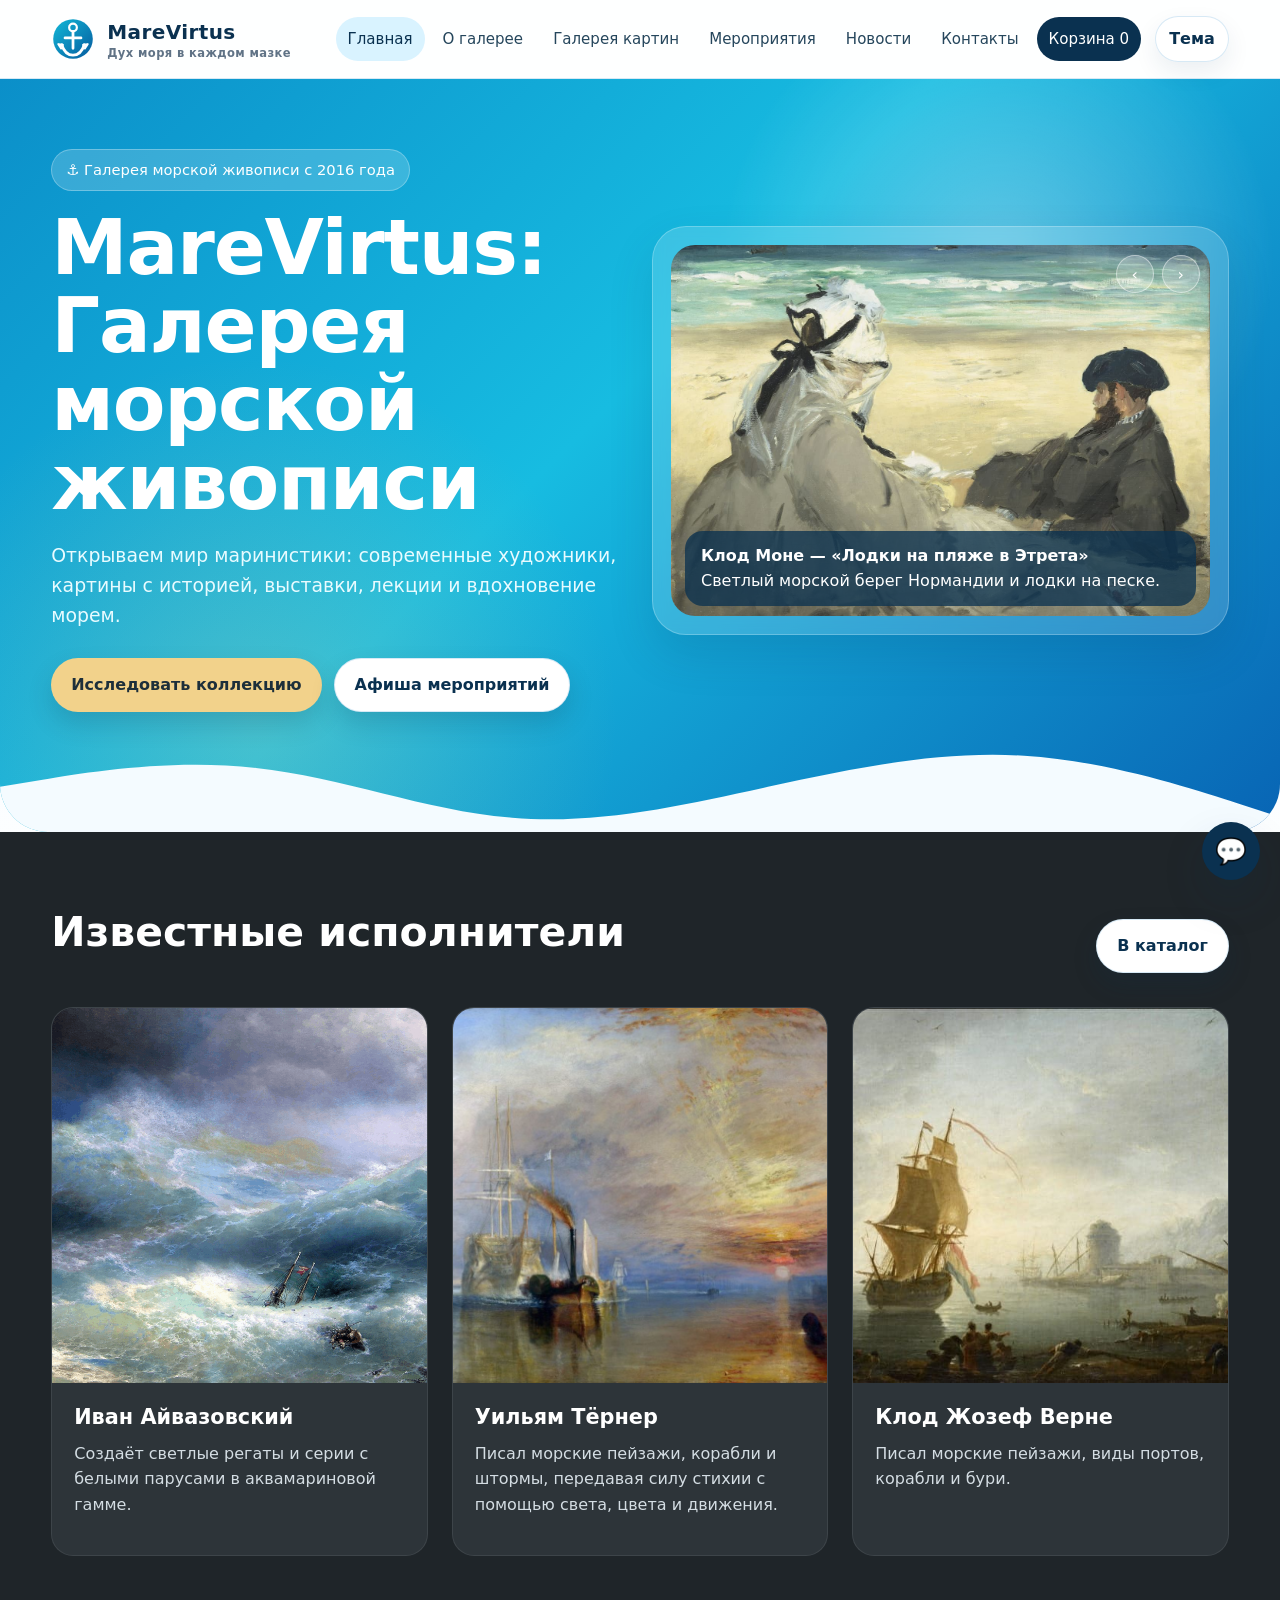
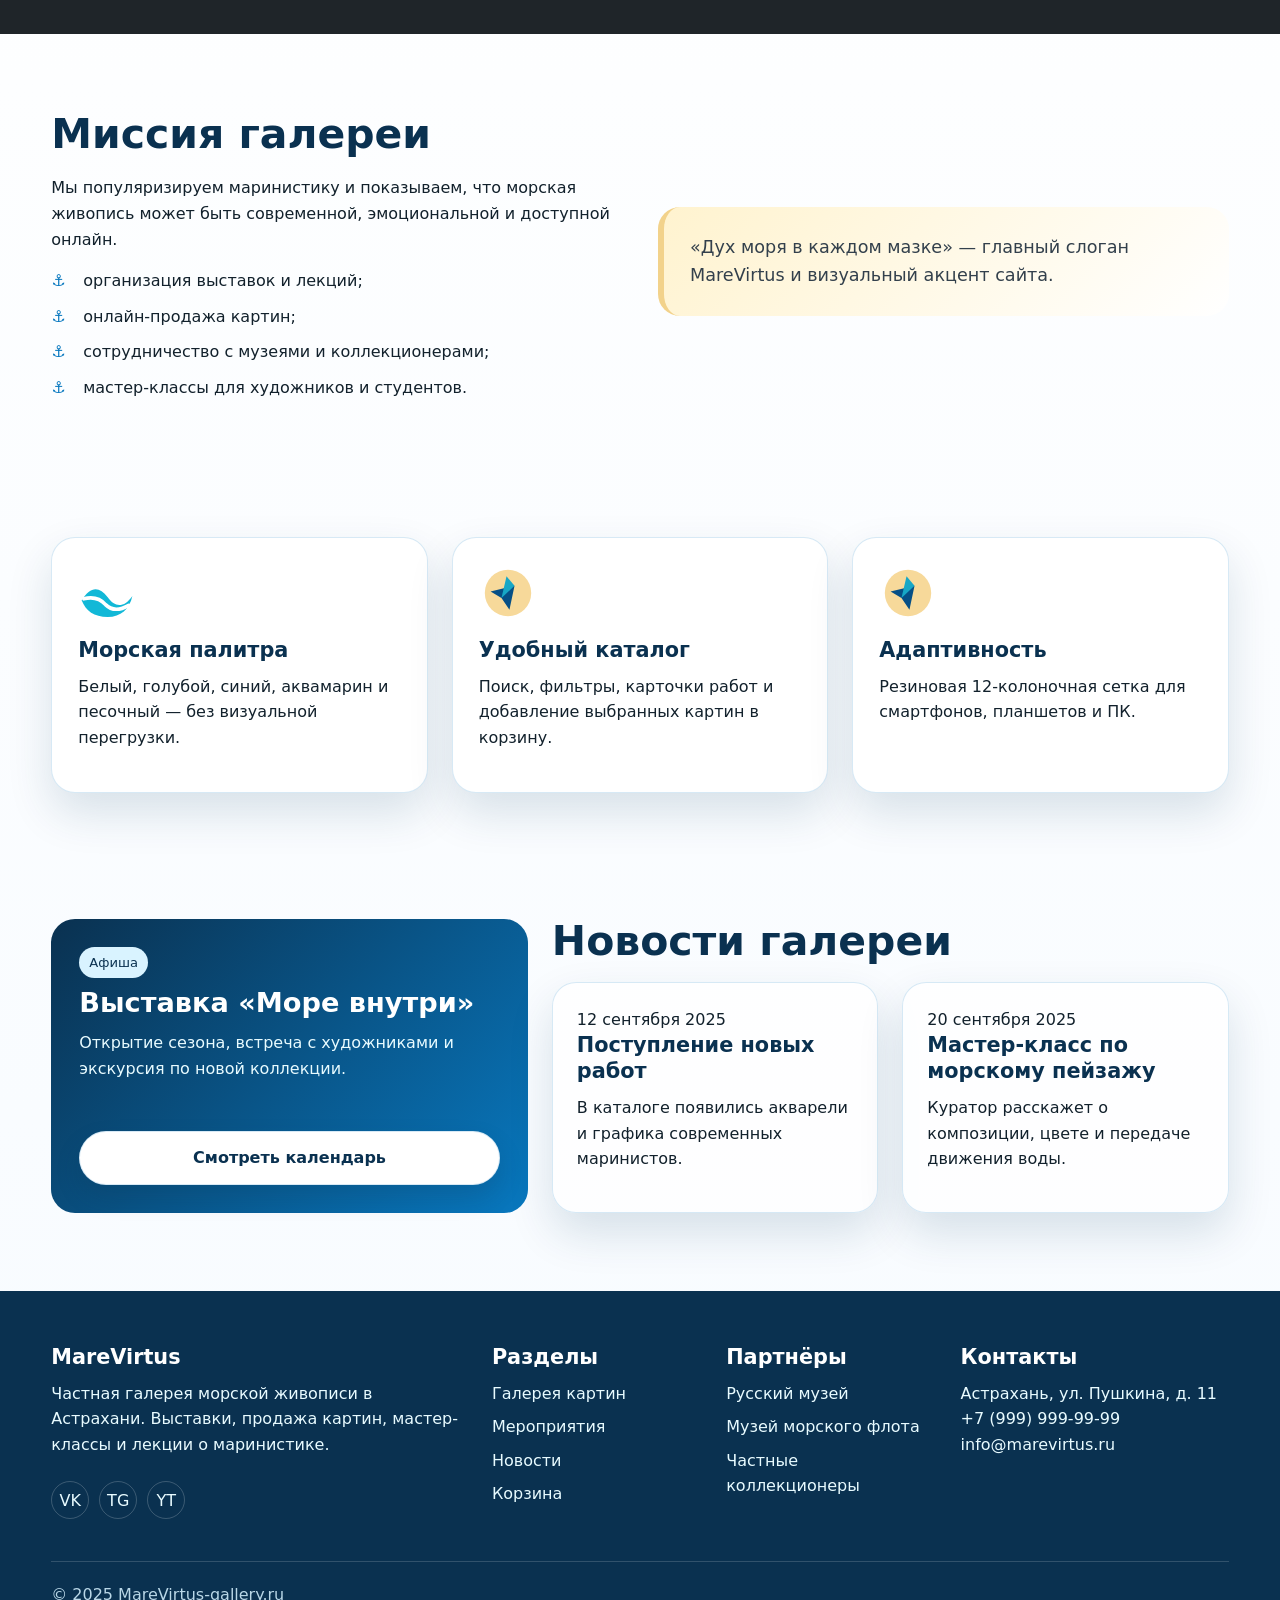
<file: index.html>
<!doctype html>

<html lang="ru">
  <head>
    <meta charset="utf-8" />
    <meta content="width=device-width, initial-scale=1" name="viewport" />
    <title>MareVirtus — галерея морской живописи</title>
    <meta
      content="Корпоративный сайт и каталог картин MareVirtus: морская живопись, выставки, новости, мастер-классы и покупка работ онлайн."
      name="description"
    />
    <meta
      content="MareVirtus, морская живопись, галерея, маринистика, купить картину, выставки"
      name="keywords"
    />
    <link href="assets/img/logo-anchor.svg" rel="icon" type="image/svg+xml" />
    <script>
      try {
        document.documentElement.dataset.theme =
          localStorage.getItem("marevirtus_theme") || "light";
      } catch (e) {
        document.documentElement.dataset.theme = "light";
      }
    </script>
    <link href="assets/css/style.css" rel="stylesheet" />
  </head>
  <body>
    <header class="site-header">
      <div class="container header-inner">
        <a aria-label="MareVirtus: на главную" class="logo" href="index.html"
          ><img
            alt="Логотип с морским якорем"
            src="assets/img/logo-anchor.svg"
          /><span>MareVirtus<small>Дух моря в каждом мазке</small></span></a
        ><button aria-expanded="false" class="nav-toggle" type="button">
          Меню
        </button>
        <nav aria-label="Основное меню" class="main-nav">
          <a class="active" href="index.html">Главная</a
          ><a href="about.html">О галерее</a
          ><a href="gallery.html">Галерея картин</a
          ><a href="events.html">Мероприятия</a><a href="news.html">Новости</a
          ><a href="contacts.html">Контакты</a
          ><a class="cart-link" href="cart.html"
            >Корзина <span data-cart-count="">0</span></a
          >
        </nav>
        <button
          aria-label="Переключить тему"
          class="theme-toggle"
          data-theme-toggle=""
          type="button"
        >
          <span class="theme-toggle-text">Тема</span>
        </button>
      </div>
    </header>
    <main id="main">
      <section class="hero">
        <div class="container hero-content grid-12">
          <div class="hero-copy">
            <div class="kicker">⚓ Галерея морской живописи с 2016 года</div>
            <h1>MareVirtus: Галерея морской живописи</h1>
            <p class="lead">
              Открываем мир маринистики: современные художники, картины с
              историей, выставки, лекции и вдохновение морем.
            </p>
            <div class="hero-actions">
              <a class="btn sand" href="gallery.html">Исследовать коллекцию</a
              ><a class="btn secondary" href="events.html">Афиша мероприятий</a>
            </div>
          </div>
          <div class="hero-art">
            <div aria-label="Слайдер избранных работ" class="slider-card">
              <div class="slider-controls">
                <button aria-label="Назад" data-slide-prev="" type="button">
                  ‹</button
                ><button aria-label="Вперёд" data-slide-next="" type="button">
                  ›
                </button>
              </div>
              <div class="slide active">
                <img
                  alt="Репродукция картины Клода Моне"
                  src="assets/img/gallery/1.jpg"
                />
                <div class="slide-caption">
                  <strong>Клод Моне — «Лодки на пляже в Этрета»</strong
                  ><span
                    >Светлый морской берег Нормандии и лодки на песке.</span
                  >
                </div>
              </div>
              <div class="slide">
                <img
                  alt="Репродукция картины Джона Селла Котмана"
                  src="assets/img/gallery/3.jpg"
                />
                <div class="slide-caption">
                  <strong
                    >Джон Селл Котман — «Лодки у берега, надвигается
                    шторм»</strong
                  ><span
                    >Акварельный сюжет с волнами, облаками и приближением
                    непогоды.</span
                  >
                </div>
              </div>
              <div class="slide">
                <img
                  alt="Репродукция картины Эдуара Мане"
                  src="assets/img/gallery/2.jpg"
                />
                <div class="slide-caption">
                  <strong>Эдуар Мане — «Морской вид, спокойная погода»</strong
                  ><span
                    >Лаконичный морской вид с пароходом и парусными
                    судами.</span
                  >
                </div>
              </div>
            </div>
          </div>
        </div>
        <div class="hero-wave"></div>
      </section>
      <section class="section dark">
        <div class="container">
          <div class="section-header">
            <div>
              <h2>Известные исполнители</h2>
            </div>
            <a class="btn secondary" href="gallery.html">В каталог</a>
          </div>
          <div class="artists-grid">
            <article class="artist-card">
              <img
                alt="Работа художника Иван Айвазовский"
                src="assets/img/gallery/7.jpg"
              />
              <div class="card-body">
                <h3>Иван Айвазовский</h3>
                <p>
                  Создаёт светлые регаты и серии с белыми парусами в
                  аквамариновой гамме.
                </p>
              </div>
            </article>
            <article class="artist-card">
              <img
                alt="Работа художника Уильяма Тёрнера"
                src="assets/img/gallery/8.jpg"
              />
              <div class="card-body">
                <h3>Уильям Тёрнер</h3>
                <p>
                  Писал морские пейзажи, корабли и штормы, передавая силу стихии
                  с помощью света, цвета и движения.
                </p>
              </div>
            </article>
            <article class="artist-card">
              <img
                alt="Работа художника Клод Жозеф Верне"
                src="assets/img/gallery/9.jpg"
              />
              <div class="card-body">
                <h3>Клод Жозеф Верне</h3>
                <p>Писал морские пейзажи, виды портов, корабли и бури.</p>
              </div>
            </article>
          </div>
        </div>
      </section>
      <section class="section">
        <div class="container split">
          <div>
            <h2>Миссия галереи</h2>
            <p>
              Мы популяризируем маринистику и показываем, что морская живопись
              может быть современной, эмоциональной и доступной онлайн.
            </p>
            <ul class="list-check">
              <li>организация выставок и лекций;</li>
              <li>онлайн-продажа картин;</li>
              <li>сотрудничество с музеями и коллекционерами;</li>
              <li>мастер-классы для художников и студентов.</li>
            </ul>
          </div>
          <div class="quote">
            «Дух моря в каждом мазке» — главный слоган MareVirtus и визуальный
            акцент сайта.
          </div>
        </div>
      </section>
      <section class="section tight">
        <div class="container">
          <div class="feature-grid">
            <article class="feature-card">
              <img alt="" src="assets/img/icon-wave.svg" />
              <h3>Морская палитра</h3>
              <p>
                Белый, голубой, синий, аквамарин и песочный — без визуальной
                перегрузки.
              </p>
            </article>
            <article class="feature-card">
              <img alt="" src="assets/img/icon-compass.svg" />
              <h3>Удобный каталог</h3>
              <p>
                Поиск, фильтры, карточки работ и добавление выбранных картин в
                корзину.
              </p>
            </article>
            <article class="feature-card">
              <img alt="" src="assets/img/icon-compass.svg" />
              <h3>Адаптивность</h3>
              <p>
                Резиновая 12-колоночная сетка для смартфонов, планшетов и ПК.
              </p>
            </article>
          </div>
        </div>
      </section>
      <section class="section">
        <div class="container grid-12">
          <div class="poster" style="grid-column: span 5">
            <div>
              <span class="tag">Афиша</span>
              <h3>Выставка «Море внутри»</h3>
              <p>
                Открытие сезона, встреча с художниками и экскурсия по новой
                коллекции.
              </p>
            </div>
            <a class="btn secondary" href="events.html">Смотреть календарь</a>
          </div>
          <div style="grid-column: span 7">
            <h2>Новости галереи</h2>
            <div
              class="news-grid"
              style="grid-template-columns: repeat(2, 1fr)"
            >
              <article class="soft-card">
                <div class="date">12 сентября 2025</div>
                <h3>Поступление новых работ</h3>
                <p>
                  В каталоге появились акварели и графика современных
                  маринистов.
                </p>
              </article>
              <article class="soft-card">
                <div class="date">20 сентября 2025</div>
                <h3>Мастер-класс по морскому пейзажу</h3>
                <p>
                  Куратор расскажет о композиции, цвете и передаче движения
                  воды.
                </p>
              </article>
            </div>
          </div>
        </div>
      </section>
    </main>
    <footer class="footer">
      <div class="container footer-grid">
        <div>
          <h3>MareVirtus</h3>
          <p>
            Частная галерея морской живописи в Астрахани. Выставки, продажа
            картин, мастер-классы и лекции о маринистике.
          </p>
          <div class="socials">
            <a aria-label="VK" href="#">VK</a
            ><a aria-label="Telegram" href="#">TG</a
            ><a aria-label="YouTube" href="#">YT</a>
          </div>
        </div>
        <div>
          <h3>Разделы</h3>
          <a href="gallery.html">Галерея картин</a
          ><a href="events.html">Мероприятия</a><a href="news.html">Новости</a
          ><a href="cart.html">Корзина</a>
        </div>
        <div>
          <h3>Партнёры</h3>
          <a href="about.html#partners">Русский музей</a
          ><a href="about.html#partners">Музей морского флота</a
          ><a href="about.html#partners">Частные коллекционеры</a>
        </div>
        <div>
          <h3>Контакты</h3>
          <p>
            Астрахань, ул. Пушкина, д. 11<br />+7 (999) 999-99-99<br />info@marevirtus.ru
          </p>
        </div>
      </div>
      <div class="container footer-bottom">
        <span>© 2025 MareVirtus-gallery.ru</span>
      </div>
    </footer>
    <div aria-live="polite" class="chat">
      <button
        aria-label="Открыть онлайн-консультацию"
        class="chat-toggle"
        type="button"
      >
        💬
      </button>
      <div class="chat-panel">
        <div class="chat-header">Онлайн-консультация</div>
        <div class="chat-messages">
          <div class="message">
            Здравствуйте! Я помогу подобрать картину или записаться на
            мероприятие.
          </div>
        </div>
        <div class="chat-input">
          <input id="chatInput" placeholder="Ваш вопрос" type="text" /><button
            id="chatSend"
            type="button"
          >
            OK
          </button>
        </div>
      </div>
    </div>
    <script src="assets/js/app.js"></script>
  </body>
</html>
</file>
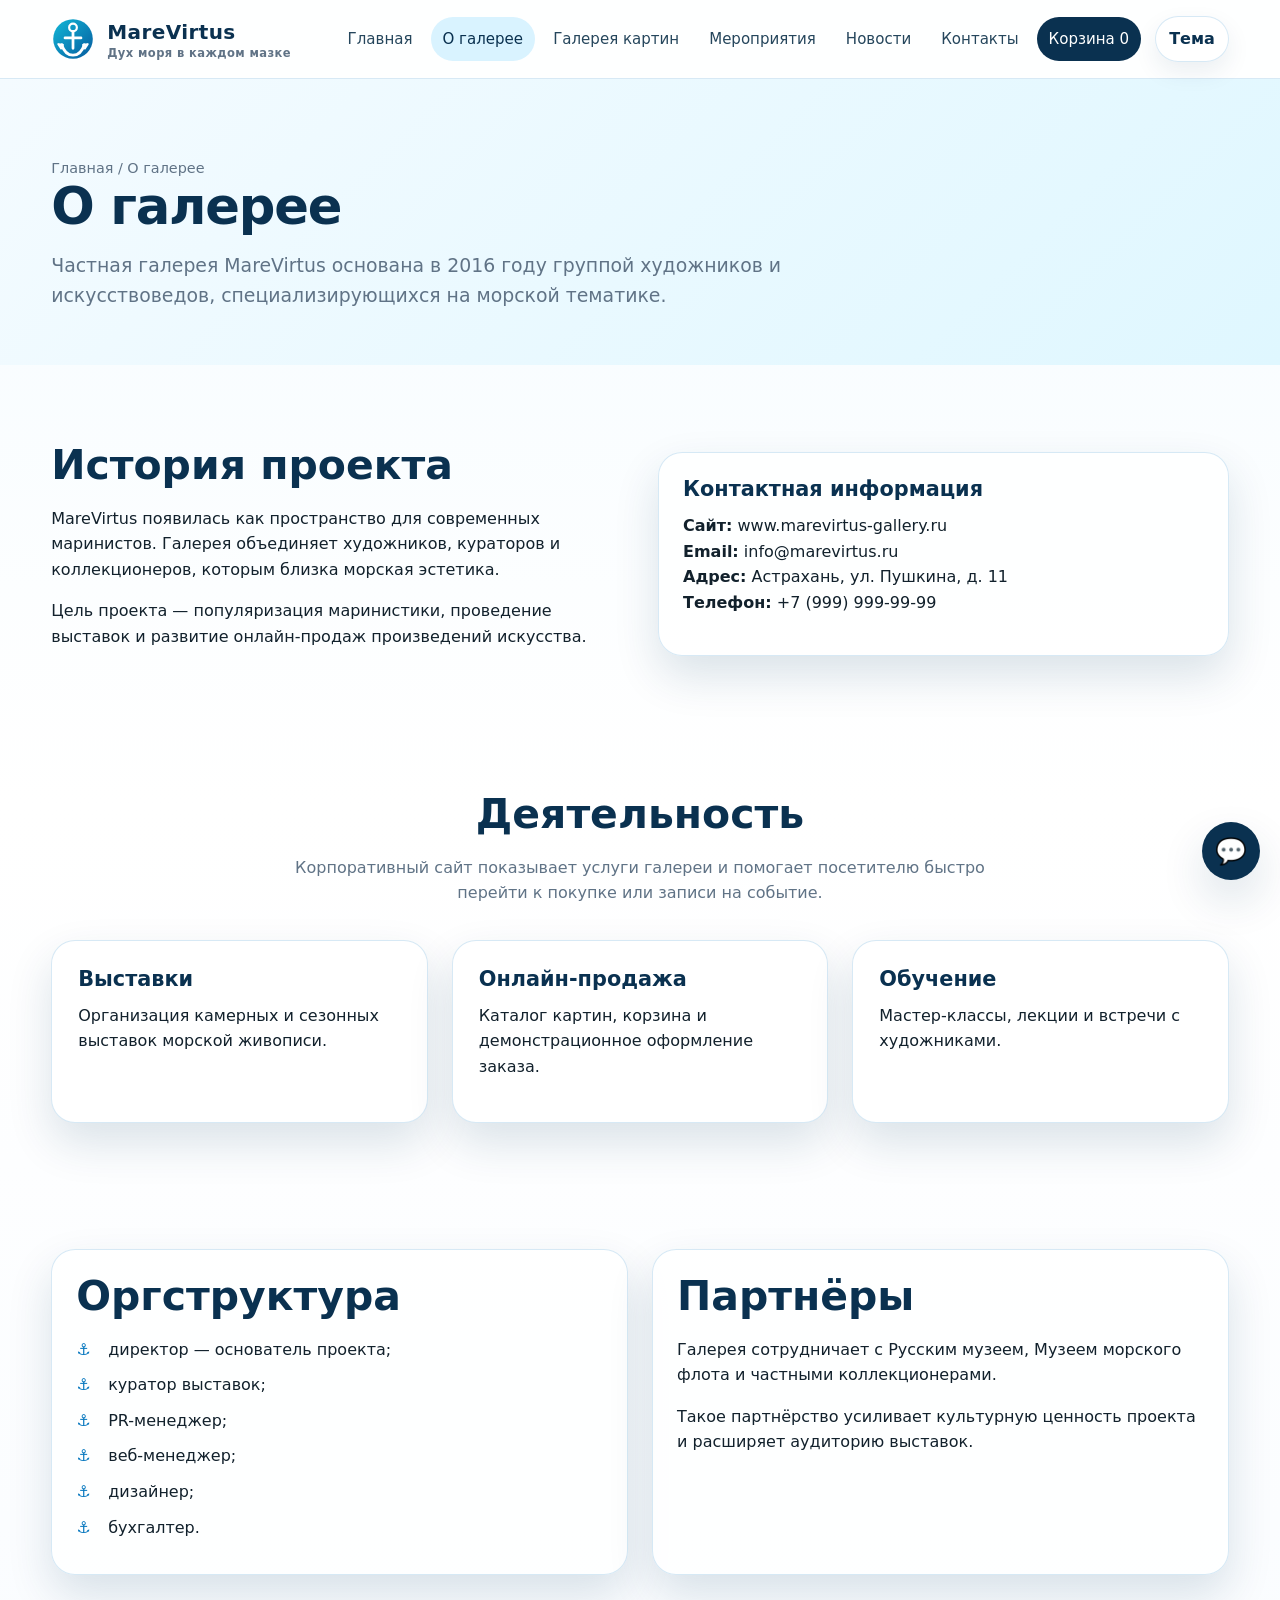
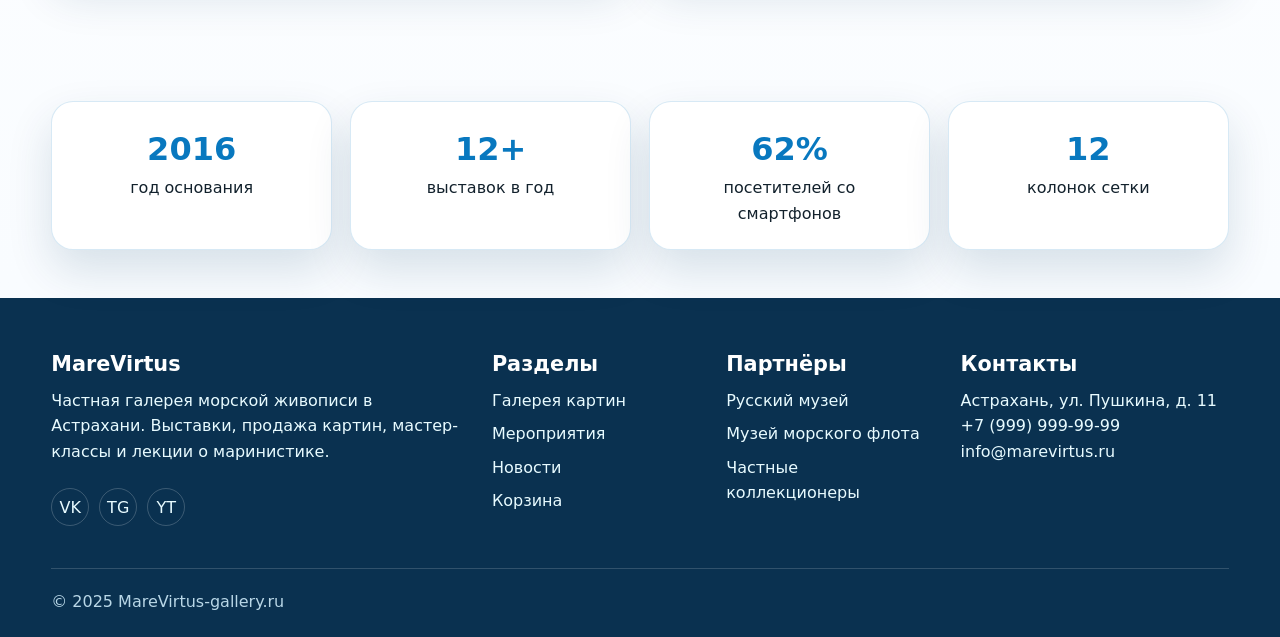
<file: about.html>
<!doctype html>

<html lang="ru">
  <head>
    <meta charset="utf-8" />
    <meta content="width=device-width, initial-scale=1" name="viewport" />
    <title>О галерее MareVirtus</title>
    <meta
      content="История, миссия, деятельность, команда и партнёры галереи морской живописи MareVirtus."
      name="description"
    />
    <meta
      content="MareVirtus о галерее, история галереи, морская живопись, партнёры, команда"
      name="keywords"
    />
    <link href="assets/img/logo-anchor.svg" rel="icon" type="image/svg+xml" />
    <script>
      try {
        document.documentElement.dataset.theme =
          localStorage.getItem("marevirtus_theme") || "light";
      } catch (e) {
        document.documentElement.dataset.theme = "light";
      }
    </script>
    <link href="assets/css/style.css" rel="stylesheet" />
  </head>
  <body>
    <header class="site-header">
      <div class="container header-inner">
        <a aria-label="MareVirtus: на главную" class="logo" href="index.html"
          ><img
            alt="Логотип с морским якорем"
            src="assets/img/logo-anchor.svg"
          /><span>MareVirtus<small>Дух моря в каждом мазке</small></span></a
        ><button aria-expanded="false" class="nav-toggle" type="button">
          Меню
        </button>
        <nav aria-label="Основное меню" class="main-nav">
          <a href="index.html">Главная</a
          ><a class="active" href="about.html">О галерее</a
          ><a href="gallery.html">Галерея картин</a
          ><a href="events.html">Мероприятия</a><a href="news.html">Новости</a
          ><a href="contacts.html">Контакты</a
          ><a class="cart-link" href="cart.html"
            >Корзина <span data-cart-count="">0</span></a
          >
        </nav>
        <button
          aria-label="Переключить тему"
          class="theme-toggle"
          data-theme-toggle=""
          type="button"
        >
          <span class="theme-toggle-text">Тема</span>
        </button>
      </div>
    </header>
    <section class="page-hero">
      <div class="container">
        <div class="breadcrumbs">
          <a href="index.html">Главная</a> / О галерее
        </div>
        <h1>О галерее</h1>
        <p class="lead">
          Частная галерея MareVirtus основана в 2016 году группой художников и
          искусствоведов, специализирующихся на морской тематике.
        </p>
      </div>
    </section>
    <main id="main">
      <section class="section">
        <div class="container split">
          <div>
            <h2>История проекта</h2>
            <p>
              MareVirtus появилась как пространство для современных маринистов.
              Галерея объединяет художников, кураторов и коллекционеров, которым
              близка морская эстетика.
            </p>
            <p>
              Цель проекта — популяризация маринистики, проведение выставок и
              развитие онлайн-продаж произведений искусства.
            </p>
          </div>
          <div class="soft-card">
            <h3>Контактная информация</h3>
            <p>
              <strong>Сайт:</strong> www.marevirtus-gallery.ru<br /><strong
                >Email:</strong
              >
              info@marevirtus.ru<br /><strong>Адрес:</strong> Астрахань, ул.
              Пушкина, д. 11<br /><strong>Телефон:</strong> +7 (999) 999-99-99
            </p>
          </div>
        </div>
      </section>
      <section class="section tight">
        <div class="container">
          <div class="section-header center">
            <h2>Деятельность</h2>
            <p class="section-lead">
              Корпоративный сайт показывает услуги галереи и помогает посетителю
              быстро перейти к покупке или записи на событие.
            </p>
          </div>
          <div class="feature-grid">
            <article class="feature-card">
              <h3>Выставки</h3>
              <p>Организация камерных и сезонных выставок морской живописи.</p>
            </article>
            <article class="feature-card">
              <h3>Онлайн-продажа</h3>
              <p>
                Каталог картин, корзина и демонстрационное оформление заказа.
              </p>
            </article>
            <article class="feature-card">
              <h3>Обучение</h3>
              <p>Мастер-классы, лекции и встречи с художниками.</p>
            </article>
          </div>
        </div>
      </section>
      <section class="section">
        <div class="container grid-12">
          <div class="soft-card" style="grid-column: span 6">
            <h2>Оргструктура</h2>
            <ul class="list-check">
              <li>директор — основатель проекта;</li>
              <li>куратор выставок;</li>
              <li>PR-менеджер;</li>
              <li>веб-менеджер;</li>
              <li>дизайнер;</li>
              <li>бухгалтер.</li>
            </ul>
          </div>
          <div class="soft-card" id="partners" style="grid-column: span 6">
            <h2>Партнёры</h2>
            <p>
              Галерея сотрудничает с Русским музеем, Музеем морского флота и
              частными коллекционерами.
            </p>
            <p>
              Такое партнёрство усиливает культурную ценность проекта и
              расширяет аудиторию выставок.
            </p>
          </div>
        </div>
      </section>
      <section class="section tight">
        <div class="container stat-grid">
          <div class="stat">
            <strong>2016</strong><span>год основания</span>
          </div>
          <div class="stat">
            <strong>12+</strong><span>выставок в год</span>
          </div>
          <div class="stat">
            <strong>62%</strong><span>посетителей со смартфонов</span>
          </div>
          <div class="stat"><strong>12</strong><span>колонок сетки</span></div>
        </div>
      </section>
    </main>
    <footer class="footer">
      <div class="container footer-grid">
        <div>
          <h3>MareVirtus</h3>
          <p>
            Частная галерея морской живописи в Астрахани. Выставки, продажа
            картин, мастер-классы и лекции о маринистике.
          </p>
          <div class="socials">
            <a aria-label="VK" href="#">VK</a
            ><a aria-label="Telegram" href="#">TG</a
            ><a aria-label="YouTube" href="#">YT</a>
          </div>
        </div>
        <div>
          <h3>Разделы</h3>
          <a href="gallery.html">Галерея картин</a
          ><a href="events.html">Мероприятия</a><a href="news.html">Новости</a
          ><a href="cart.html">Корзина</a>
        </div>
        <div>
          <h3>Партнёры</h3>
          <a href="about.html#partners">Русский музей</a
          ><a href="about.html#partners">Музей морского флота</a
          ><a href="about.html#partners">Частные коллекционеры</a>
        </div>
        <div>
          <h3>Контакты</h3>
          <p>
            Астрахань, ул. Пушкина, д. 11<br />+7 (999) 999-99-99<br />info@marevirtus.ru
          </p>
        </div>
      </div>
      <div class="container footer-bottom">
        <span>© 2025 MareVirtus-gallery.ru</span>
      </div>
    </footer>
    <div aria-live="polite" class="chat">
      <button
        aria-label="Открыть онлайн-консультацию"
        class="chat-toggle"
        type="button"
      >
        💬
      </button>
      <div class="chat-panel">
        <div class="chat-header">Онлайн-консультация</div>
        <div class="chat-messages">
          <div class="message">
            Здравствуйте! Я помогу подобрать картину или записаться на
            мероприятие.
          </div>
        </div>
        <div class="chat-input">
          <input id="chatInput" placeholder="Ваш вопрос" type="text" /><button
            id="chatSend"
            type="button"
          >
            OK
          </button>
        </div>
      </div>
    </div>
    <script src="assets/js/app.js"></script>
  </body>
</html>
</file>
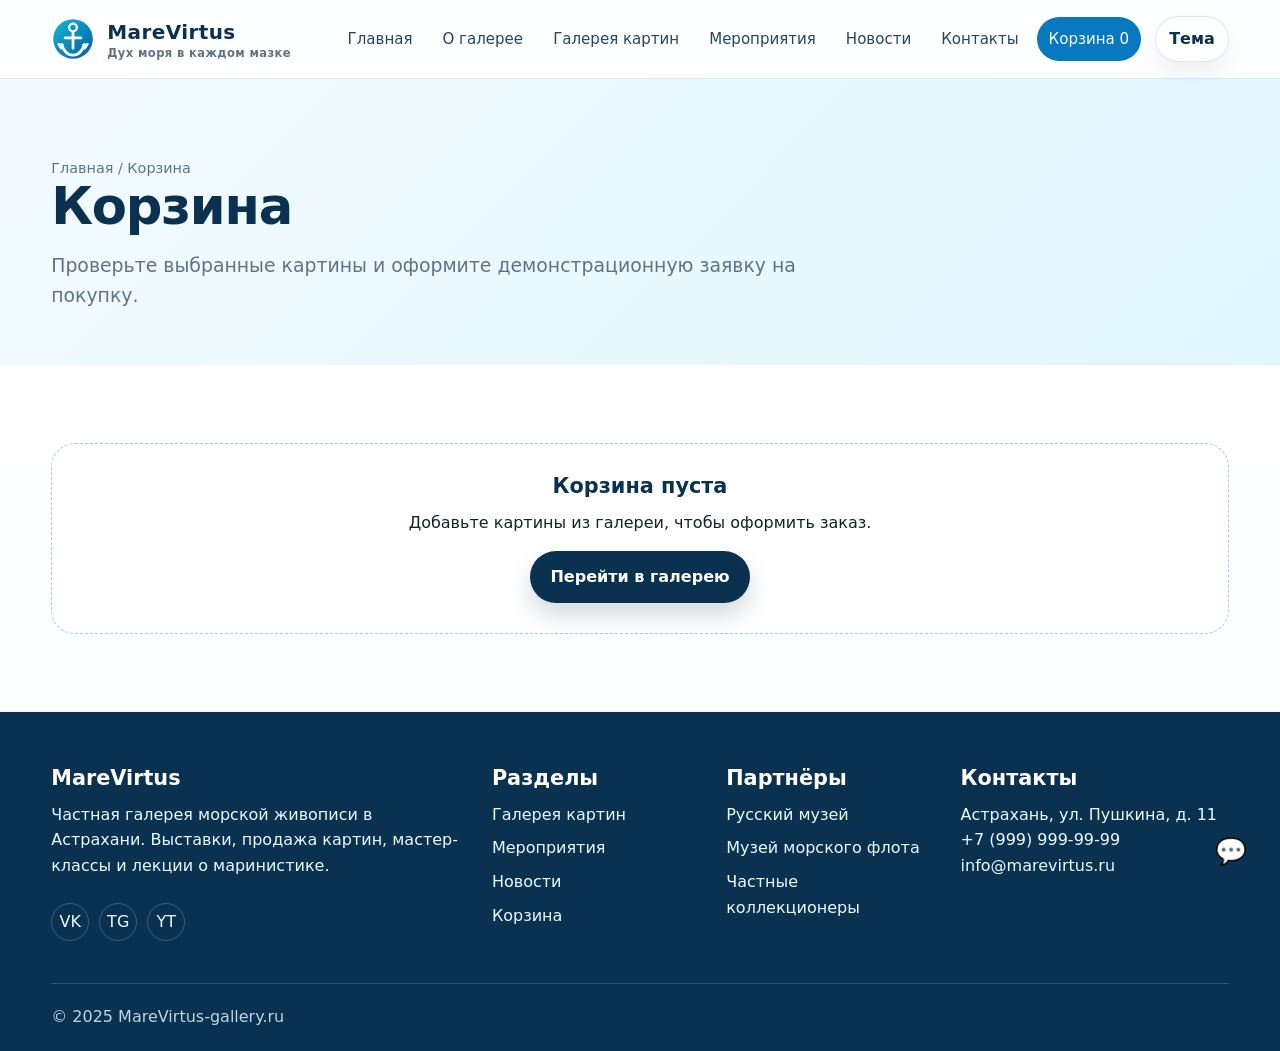
<file: cart.html>
<!doctype html>

<html lang="ru">
  <head>
    <meta charset="utf-8" />
    <meta content="width=device-width, initial-scale=1" name="viewport" />
    <title>Корзина MareVirtus</title>
    <meta
      content="Корзина интернет-магазина MareVirtus: выбранные картины, количество, сумма заказа и оформление заявки."
      name="description"
    />
    <meta
      content="корзина, интернет-магазин картин, MareVirtus, купить морскую живопись"
      name="keywords"
    />
    <link href="assets/img/logo-anchor.svg" rel="icon" type="image/svg+xml" />
    <script>
      try {
        document.documentElement.dataset.theme =
          localStorage.getItem("marevirtus_theme") || "light";
      } catch (e) {
        document.documentElement.dataset.theme = "light";
      }
    </script>
    <link href="assets/css/style.css" rel="stylesheet" />
  </head>
  <body>
    <header class="site-header">
      <div class="container header-inner">
        <a aria-label="MareVirtus: на главную" class="logo" href="index.html"
          ><img
            alt="Логотип с морским якорем"
            src="assets/img/logo-anchor.svg"
          /><span>MareVirtus<small>Дух моря в каждом мазке</small></span></a
        ><button aria-expanded="false" class="nav-toggle" type="button">
          Меню
        </button>
        <nav aria-label="Основное меню" class="main-nav">
          <a href="index.html">Главная</a><a href="about.html">О галерее</a
          ><a href="gallery.html">Галерея картин</a
          ><a href="events.html">Мероприятия</a><a href="news.html">Новости</a
          ><a href="contacts.html">Контакты</a
          ><a class="active cart-link" href="cart.html"
            >Корзина <span data-cart-count="">0</span></a
          >
        </nav>
        <button
          aria-label="Переключить тему"
          class="theme-toggle"
          data-theme-toggle=""
          type="button"
        >
          <span class="theme-toggle-text">Тема</span>
        </button>
      </div>
    </header>
    <section class="page-hero">
      <div class="container">
        <div class="breadcrumbs">
          <a href="index.html">Главная</a> / Корзина
        </div>
        <h1>Корзина</h1>
        <p class="lead">
          Проверьте выбранные картины и оформите демонстрационную заявку на
          покупку.
        </p>
      </div>
    </section>
    <main id="main">
      <section class="section">
        <div class="container"><div id="cartContainer"></div></div>
      </section>
    </main>
    <footer class="footer">
      <div class="container footer-grid">
        <div>
          <h3>MareVirtus</h3>
          <p>
            Частная галерея морской живописи в Астрахани. Выставки, продажа
            картин, мастер-классы и лекции о маринистике.
          </p>
          <div class="socials">
            <a aria-label="VK" href="#">VK</a
            ><a aria-label="Telegram" href="#">TG</a
            ><a aria-label="YouTube" href="#">YT</a>
          </div>
        </div>
        <div>
          <h3>Разделы</h3>
          <a href="gallery.html">Галерея картин</a
          ><a href="events.html">Мероприятия</a><a href="news.html">Новости</a
          ><a href="cart.html">Корзина</a>
        </div>
        <div>
          <h3>Партнёры</h3>
          <a href="about.html#partners">Русский музей</a
          ><a href="about.html#partners">Музей морского флота</a
          ><a href="about.html#partners">Частные коллекционеры</a>
        </div>
        <div>
          <h3>Контакты</h3>
          <p>
            Астрахань, ул. Пушкина, д. 11<br />+7 (999) 999-99-99<br />info@marevirtus.ru
          </p>
        </div>
      </div>
      <div class="container footer-bottom">
        <span>© 2025 MareVirtus-gallery.ru</span>
      </div>
    </footer>
    <div aria-live="polite" class="chat">
      <button
        aria-label="Открыть онлайн-консультацию"
        class="chat-toggle"
        type="button"
      >
        💬
      </button>
      <div class="chat-panel">
        <div class="chat-header">Онлайн-консультация</div>
        <div class="chat-messages">
          <div class="message">
            Здравствуйте! Я помогу подобрать картину или записаться на
            мероприятие.
          </div>
        </div>
        <div class="chat-input">
          <input id="chatInput" placeholder="Ваш вопрос" type="text" /><button
            id="chatSend"
            type="button"
          >
            OK
          </button>
        </div>
      </div>
    </div>
    <script src="assets/js/app.js"></script>
  </body>
</html>
</file>
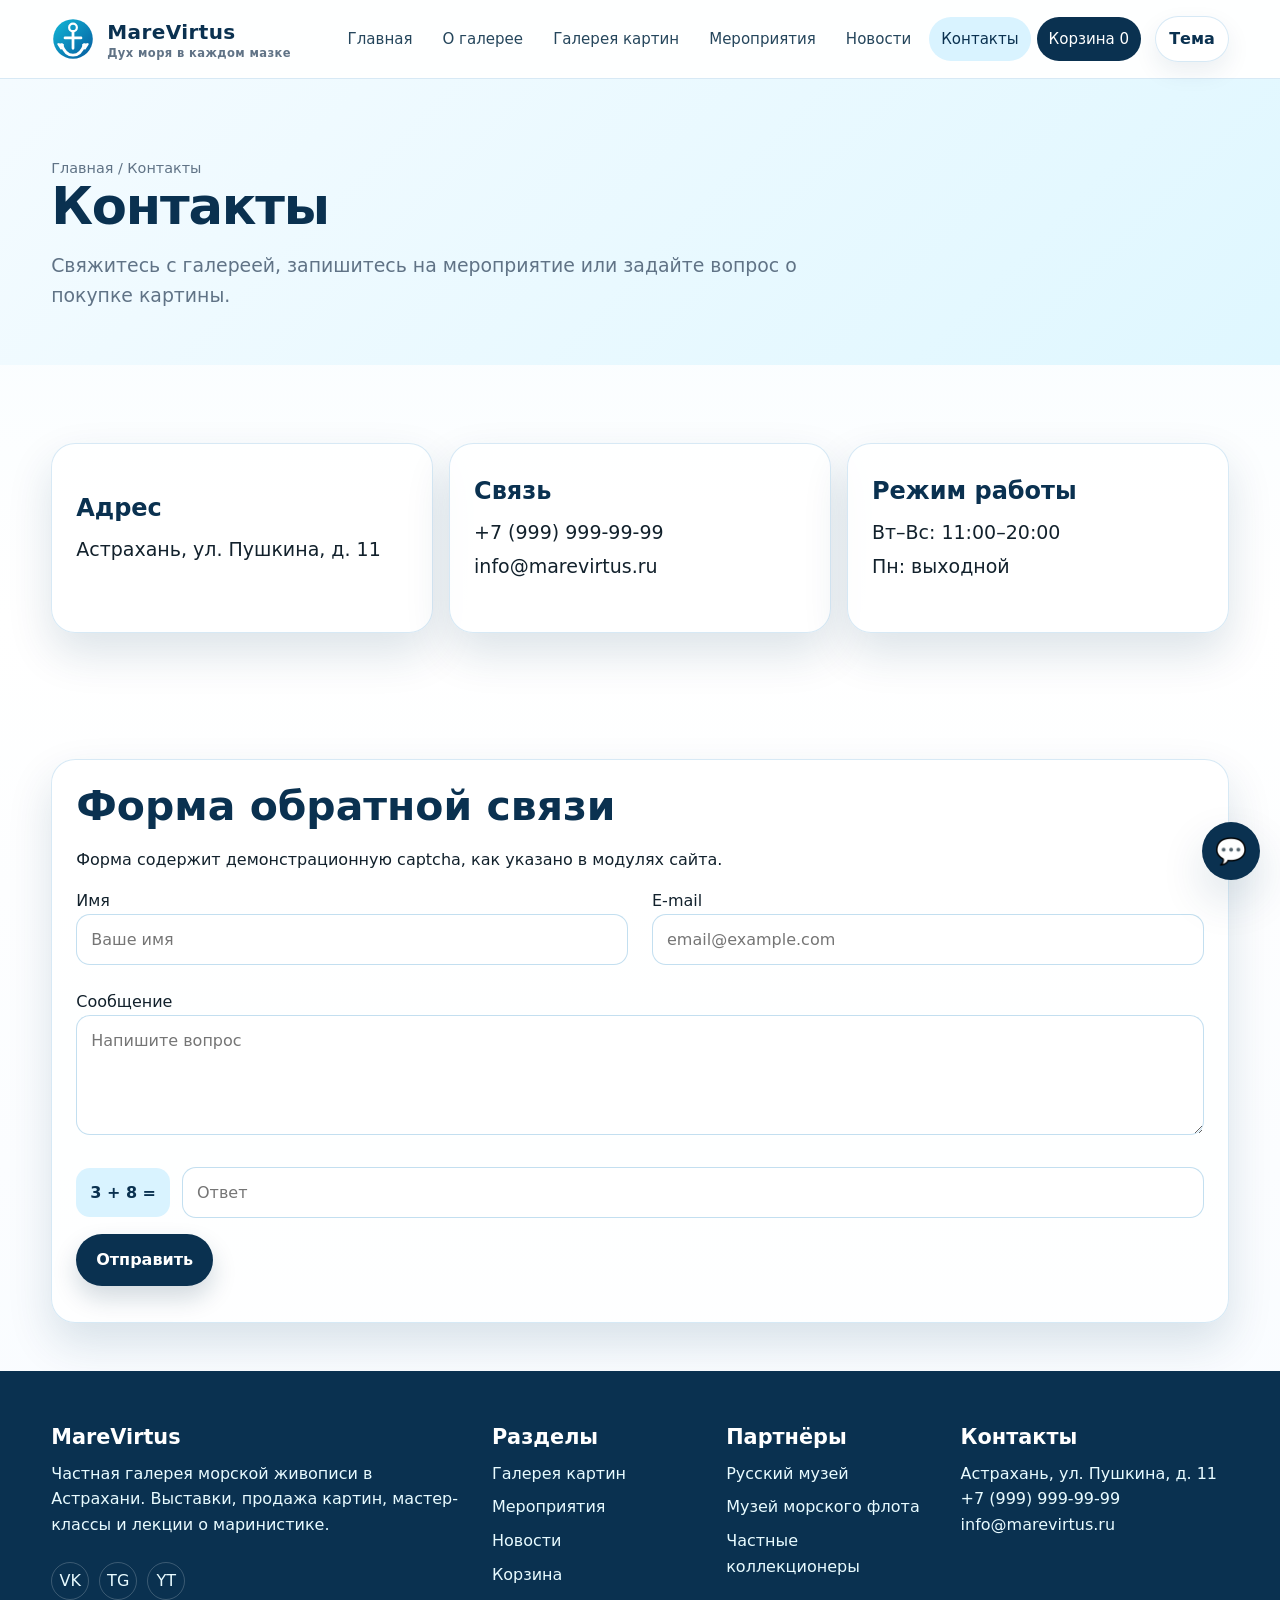
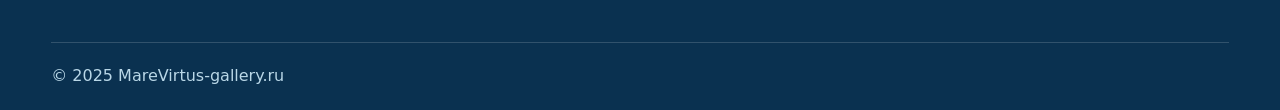
<file: contacts.html>
<!doctype html>

<html lang="ru">
  <head>
    <meta charset="utf-8" />
    <meta content="width=device-width, initial-scale=1" name="viewport" />
    <title>Контакты MareVirtus</title>
    <meta
      content="Адрес, телефон, email, форма обратной связи и онлайн-консультация галереи MareVirtus."
      name="description"
    />
    <meta
      content="контакты MareVirtus, адрес галереи, обратная связь, Астрахань"
      name="keywords"
    />
    <link href="assets/img/logo-anchor.svg" rel="icon" type="image/svg+xml" />
    <script>
      try {
        document.documentElement.dataset.theme =
          localStorage.getItem("marevirtus_theme") || "light";
      } catch (e) {
        document.documentElement.dataset.theme = "light";
      }
    </script>
    <link href="assets/css/style.css" rel="stylesheet" />
  </head>
  <body>
    <header class="site-header">
      <div class="container header-inner">
        <a aria-label="MareVirtus: на главную" class="logo" href="index.html"
          ><img
            alt="Логотип с морским якорем"
            src="assets/img/logo-anchor.svg"
          /><span>MareVirtus<small>Дух моря в каждом мазке</small></span></a
        ><button aria-expanded="false" class="nav-toggle" type="button">
          Меню
        </button>
        <nav aria-label="Основное меню" class="main-nav">
          <a href="index.html">Главная</a><a href="about.html">О галерее</a
          ><a href="gallery.html">Галерея картин</a
          ><a href="events.html">Мероприятия</a><a href="news.html">Новости</a
          ><a class="active" href="contacts.html">Контакты</a
          ><a class="cart-link" href="cart.html"
            >Корзина <span data-cart-count="">0</span></a
          >
        </nav>
        <button
          aria-label="Переключить тему"
          class="theme-toggle"
          data-theme-toggle=""
          type="button"
        >
          <span class="theme-toggle-text">Тема</span>
        </button>
      </div>
    </header>
    <section class="page-hero">
      <div class="container">
        <div class="breadcrumbs">
          <a href="index.html">Главная</a> / Контакты
        </div>
        <h1>Контакты</h1>
        <p class="lead">
          Свяжитесь с галереей, запишитесь на мероприятие или задайте вопрос о
          покупке картины.
        </p>
      </div>
    </section>
    <main id="main">
      <section class="section">
        <div class="container contact-grid contacts-wide">
          <div class="contact-info contact-info-wide">
            <div class="soft-card contact-card">
              <h3>Адрес</h3>
              <p>Астрахань, ул. Пушкина, д. 11</p>
            </div>
            <div class="soft-card contact-card">
              <h3>Связь</h3>
              <p>+7 (999) 999-99-99<br />info@marevirtus.ru</p>
            </div>
            <div class="soft-card contact-card">
              <h3>Режим работы</h3>
              <p>Вт–Вс: 11:00–20:00<br />Пн: выходной</p>
            </div>
          </div>
        </div>
      </section>
      <section class="section tight">
        <div class="container soft-card">
          <h2>Форма обратной связи</h2>
          <p>
            Форма содержит демонстрационную captcha, как указано в модулях
            сайта.
          </p>
          <form id="contactForm">
            <div class="grid-12">
              <div style="grid-column: span 6">
                <label
                  >Имя<input
                    name="name"
                    placeholder="Ваше имя"
                    required=""
                    type="text"
                /></label>
              </div>
              <div style="grid-column: span 6">
                <label
                  >E-mail<input
                    name="email"
                    placeholder="email@example.com"
                    required=""
                    type="email"
                /></label>
              </div>
              <div style="grid-column: 1/13">
                <label
                  >Сообщение<textarea
                    name="message"
                    placeholder="Напишите вопрос"
                    required=""
                  ></textarea>
                </label>
              </div>
              <div class="captcha-row" style="grid-column: 1/13">
                <span class="captcha-label" data-captcha-question=""></span
                ><input
                  id="captchaAnswer"
                  placeholder="Ответ"
                  required=""
                  type="number"
                />
              </div>
            </div>
            <button class="btn" style="margin-top: 16px" type="submit">
              Отправить
            </button>
            <div class="form-status"></div>
          </form>
        </div>
      </section>
    </main>
    <footer class="footer">
      <div class="container footer-grid">
        <div>
          <h3>MareVirtus</h3>
          <p>
            Частная галерея морской живописи в Астрахани. Выставки, продажа
            картин, мастер-классы и лекции о маринистике.
          </p>
          <div class="socials">
            <a aria-label="VK" href="#">VK</a
            ><a aria-label="Telegram" href="#">TG</a
            ><a aria-label="YouTube" href="#">YT</a>
          </div>
        </div>
        <div>
          <h3>Разделы</h3>
          <a href="gallery.html">Галерея картин</a
          ><a href="events.html">Мероприятия</a><a href="news.html">Новости</a
          ><a href="cart.html">Корзина</a>
        </div>
        <div>
          <h3>Партнёры</h3>
          <a href="about.html#partners">Русский музей</a
          ><a href="about.html#partners">Музей морского флота</a
          ><a href="about.html#partners">Частные коллекционеры</a>
        </div>
        <div>
          <h3>Контакты</h3>
          <p>
            Астрахань, ул. Пушкина, д. 11<br />+7 (999) 999-99-99<br />info@marevirtus.ru
          </p>
        </div>
      </div>
      <div class="container footer-bottom">
        <span>© 2025 MareVirtus-gallery.ru</span>
      </div>
    </footer>
    <div aria-live="polite" class="chat">
      <button
        aria-label="Открыть онлайн-консультацию"
        class="chat-toggle"
        type="button"
      >
        💬
      </button>
      <div class="chat-panel">
        <div class="chat-header">Онлайн-консультация</div>
        <div class="chat-messages">
          <div class="message">
            Здравствуйте! Я помогу подобрать картину или записаться на
            мероприятие.
          </div>
        </div>
        <div class="chat-input">
          <input id="chatInput" placeholder="Ваш вопрос" type="text" /><button
            id="chatSend"
            type="button"
          >
            OK
          </button>
        </div>
      </div>
    </div>
    <script src="assets/js/app.js"></script>
  </body>
</html>
</file>
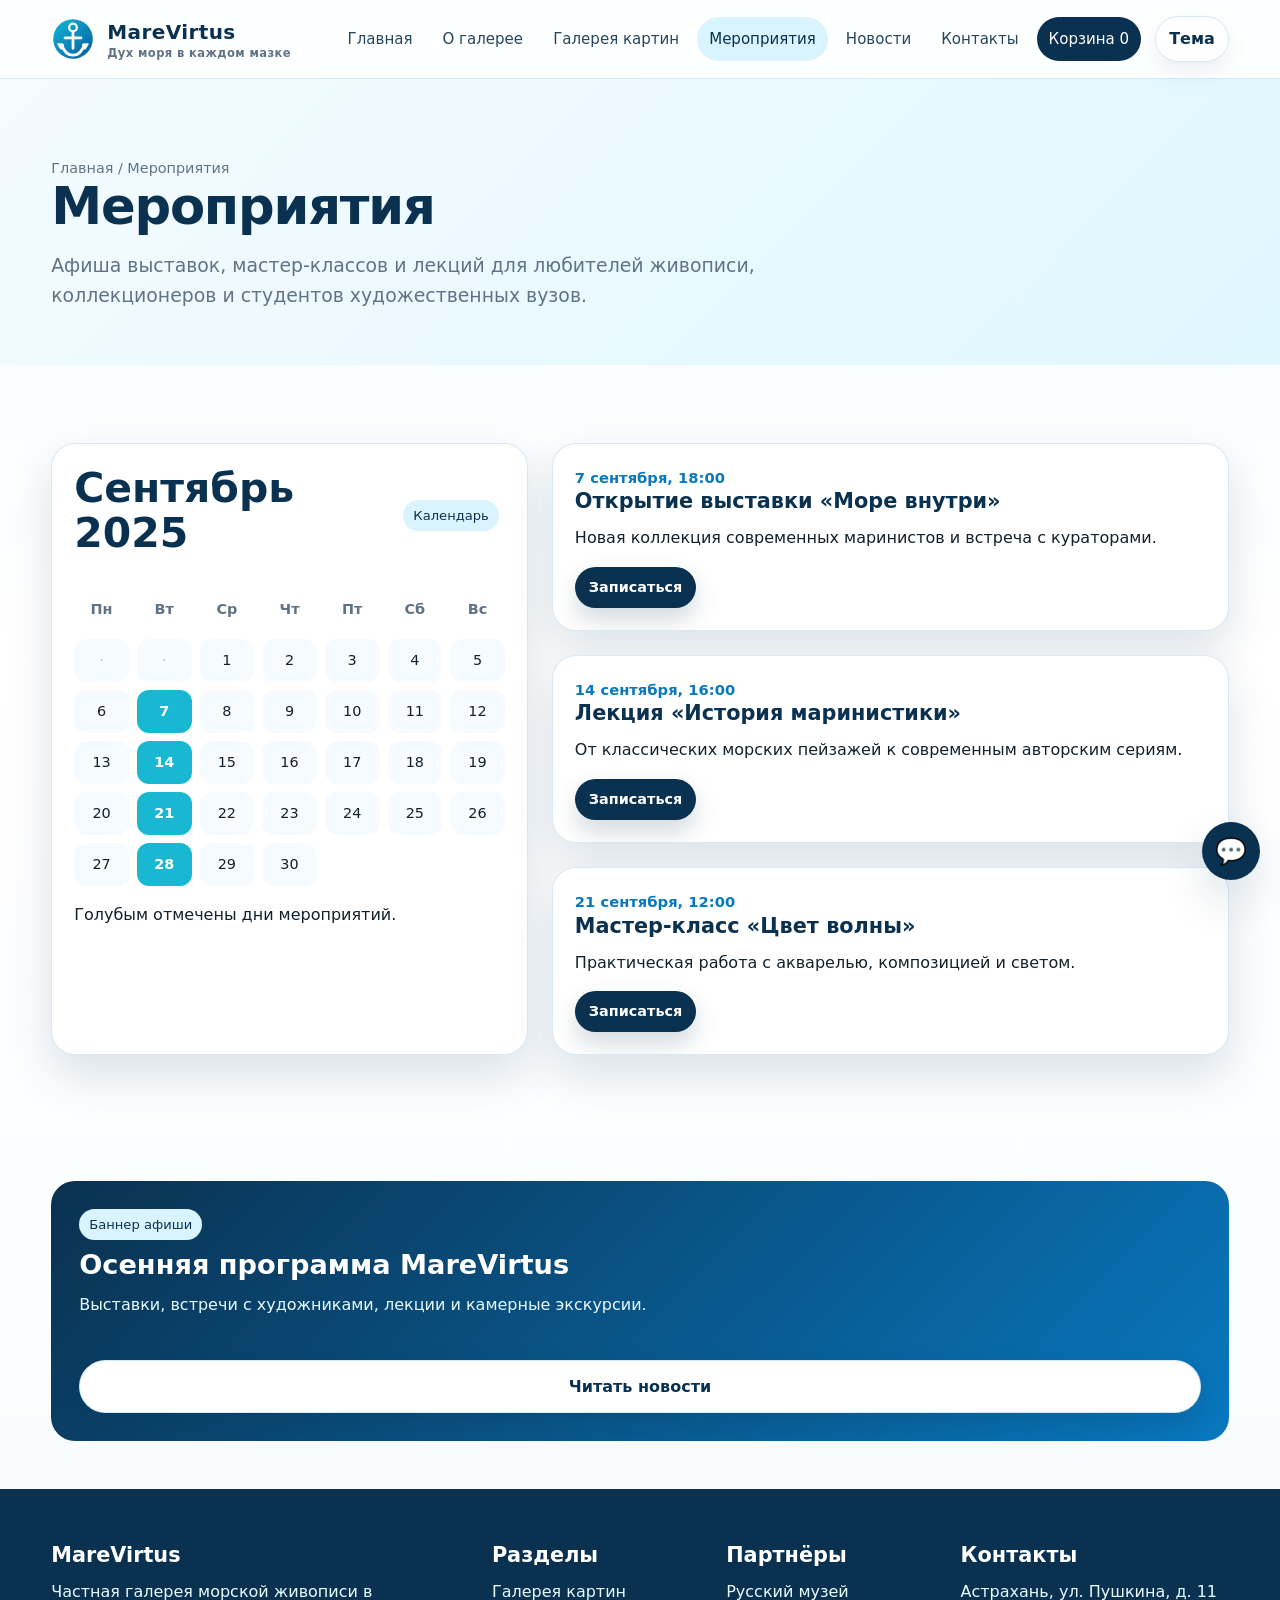
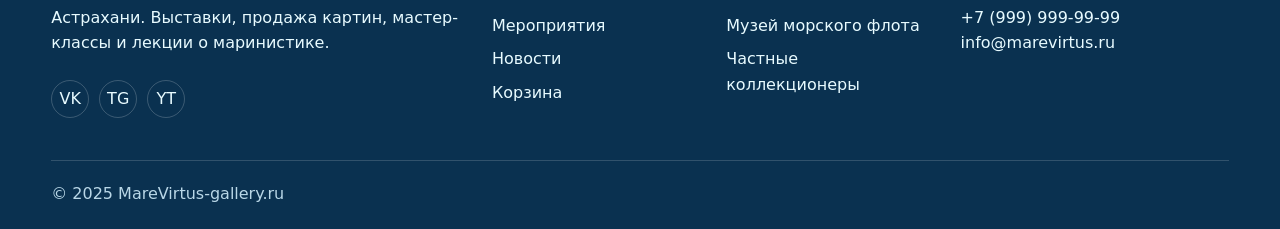
<file: events.html>
<!doctype html>

<html lang="ru">
  <head>
    <meta charset="utf-8" />
    <meta content="width=device-width, initial-scale=1" name="viewport" />
    <title>Мероприятия MareVirtus</title>
    <meta
      content="Календарь выставок, лекций, мастер-классов и культурных событий галереи морской живописи MareVirtus."
      name="description"
    />
    <meta
      content="мероприятия, выставки, мастер-классы, лекции, календарь MareVirtus"
      name="keywords"
    />
    <link href="assets/img/logo-anchor.svg" rel="icon" type="image/svg+xml" />
    <script>
      try {
        document.documentElement.dataset.theme =
          localStorage.getItem("marevirtus_theme") || "light";
      } catch (e) {
        document.documentElement.dataset.theme = "light";
      }
    </script>
    <link href="assets/css/style.css" rel="stylesheet" />
  </head>
  <body>
    <header class="site-header">
      <div class="container header-inner">
        <a aria-label="MareVirtus: на главную" class="logo" href="index.html"
          ><img
            alt="Логотип с морским якорем"
            src="assets/img/logo-anchor.svg"
          /><span>MareVirtus<small>Дух моря в каждом мазке</small></span></a
        ><button aria-expanded="false" class="nav-toggle" type="button">
          Меню
        </button>
        <nav aria-label="Основное меню" class="main-nav">
          <a href="index.html">Главная</a><a href="about.html">О галерее</a
          ><a href="gallery.html">Галерея картин</a
          ><a class="active" href="events.html">Мероприятия</a
          ><a href="news.html">Новости</a><a href="contacts.html">Контакты</a
          ><a class="cart-link" href="cart.html"
            >Корзина <span data-cart-count="">0</span></a
          >
        </nav>
        <button
          aria-label="Переключить тему"
          class="theme-toggle"
          data-theme-toggle=""
          type="button"
        >
          <span class="theme-toggle-text">Тема</span>
        </button>
      </div>
    </header>
    <section class="page-hero">
      <div class="container">
        <div class="breadcrumbs">
          <a href="index.html">Главная</a> / Мероприятия
        </div>
        <h1>Мероприятия</h1>
        <p class="lead">
          Афиша выставок, мастер-классов и лекций для любителей живописи,
          коллекционеров и студентов художественных вузов.
        </p>
      </div>
    </section>
    <main id="main">
      <section class="section">
        <div class="container grid-12">
          <div class="calendar" style="grid-column: span 5">
            <div class="calendar-head">
              <h2>Сентябрь 2025</h2>
              <span class="tag">Календарь</span>
            </div>
            <div class="calendar-grid" id="eventsCalendar"></div>
            <p style="margin-top: 16px">Голубым отмечены дни мероприятий.</p>
          </div>
          <div style="grid-column: span 7">
            <div class="events-grid" style="grid-template-columns: 1fr">
              <article class="card event-card">
                <div class="card-body">
                  <div class="date">7 сентября, 18:00</div>
                  <h3>Открытие выставки «Море внутри»</h3>
                  <p>
                    Новая коллекция современных маринистов и встреча с
                    кураторами.
                  </p>
                  <a class="btn small" href="contacts.html">Записаться</a>
                </div>
              </article>
              <article class="card event-card">
                <div class="card-body">
                  <div class="date">14 сентября, 16:00</div>
                  <h3>Лекция «История маринистики»</h3>
                  <p>
                    От классических морских пейзажей к современным авторским
                    сериям.
                  </p>
                  <a class="btn small" href="contacts.html">Записаться</a>
                </div>
              </article>
              <article class="card event-card">
                <div class="card-body">
                  <div class="date">21 сентября, 12:00</div>
                  <h3>Мастер-класс «Цвет волны»</h3>
                  <p>Практическая работа с акварелью, композицией и светом.</p>
                  <a class="btn small" href="contacts.html">Записаться</a>
                </div>
              </article>
            </div>
          </div>
        </div>
      </section>
      <section class="section tight">
        <div class="container">
          <div class="poster">
            <div>
              <span class="tag">Баннер афиши</span>
              <h3>Осенняя программа MareVirtus</h3>
              <p>
                Выставки, встречи с художниками, лекции и камерные экскурсии.
              </p>
            </div>
            <a class="btn secondary" href="news.html">Читать новости</a>
          </div>
        </div>
      </section>
    </main>
    <footer class="footer">
      <div class="container footer-grid">
        <div>
          <h3>MareVirtus</h3>
          <p>
            Частная галерея морской живописи в Астрахани. Выставки, продажа
            картин, мастер-классы и лекции о маринистике.
          </p>
          <div class="socials">
            <a aria-label="VK" href="#">VK</a
            ><a aria-label="Telegram" href="#">TG</a
            ><a aria-label="YouTube" href="#">YT</a>
          </div>
        </div>
        <div>
          <h3>Разделы</h3>
          <a href="gallery.html">Галерея картин</a
          ><a href="events.html">Мероприятия</a><a href="news.html">Новости</a
          ><a href="cart.html">Корзина</a>
        </div>
        <div>
          <h3>Партнёры</h3>
          <a href="about.html#partners">Русский музей</a
          ><a href="about.html#partners">Музей морского флота</a
          ><a href="about.html#partners">Частные коллекционеры</a>
        </div>
        <div>
          <h3>Контакты</h3>
          <p>
            Астрахань, ул. Пушкина, д. 11<br />+7 (999) 999-99-99<br />info@marevirtus.ru
          </p>
        </div>
      </div>
      <div class="container footer-bottom">
        <span>© 2025 MareVirtus-gallery.ru</span>
      </div>
    </footer>
    <div aria-live="polite" class="chat">
      <button
        aria-label="Открыть онлайн-консультацию"
        class="chat-toggle"
        type="button"
      >
        💬
      </button>
      <div class="chat-panel">
        <div class="chat-header">Онлайн-консультация</div>
        <div class="chat-messages">
          <div class="message">
            Здравствуйте! Я помогу подобрать картину или записаться на
            мероприятие.
          </div>
        </div>
        <div class="chat-input">
          <input id="chatInput" placeholder="Ваш вопрос" type="text" /><button
            id="chatSend"
            type="button"
          >
            OK
          </button>
        </div>
      </div>
    </div>
    <script src="assets/js/app.js"></script>
  </body>
</html>
</file>
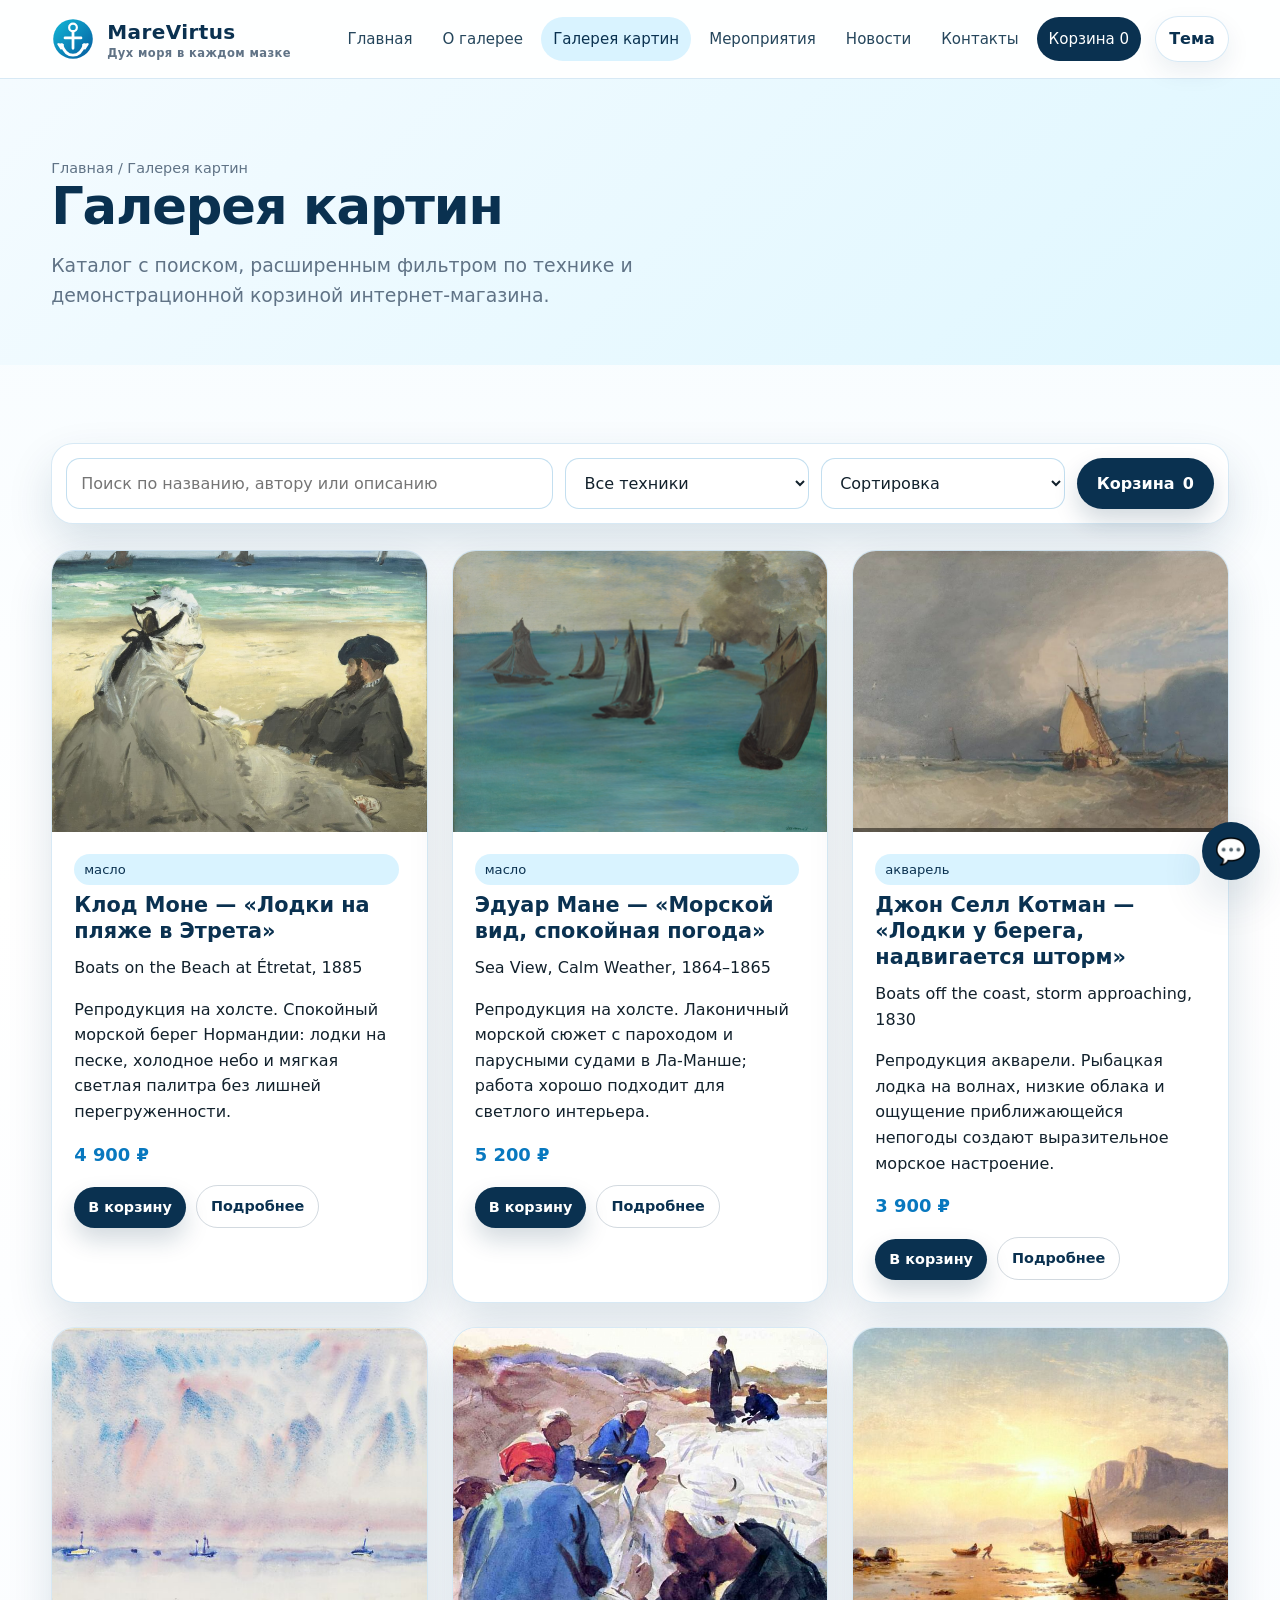
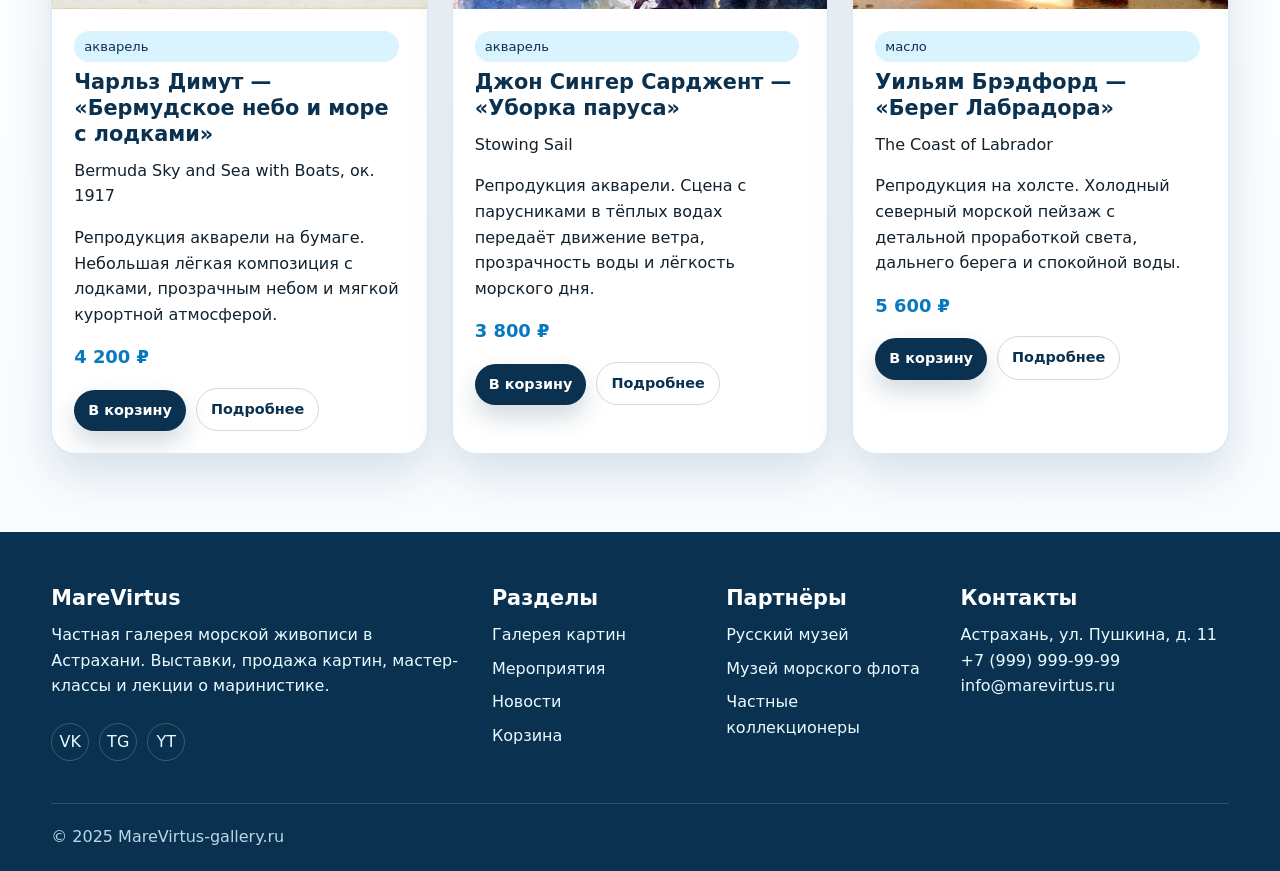
<file: gallery.html>
<!doctype html>

<html lang="ru">
  <head>
    <meta charset="utf-8" />
    <meta content="width=device-width, initial-scale=1" name="viewport" />
    <title>Галерея картин MareVirtus</title>
    <meta
      content="Каталог морской живописи MareVirtus: поиск, фильтры, карточки картин, цены и добавление в корзину."
      name="description"
    />
    <meta
      content="каталог картин, морская живопись, маринистика, купить картину, MareVirtus"
      name="keywords"
    />
    <link href="assets/img/logo-anchor.svg" rel="icon" type="image/svg+xml" />
    <script>
      try {
        document.documentElement.dataset.theme =
          localStorage.getItem("marevirtus_theme") || "light";
      } catch (e) {
        document.documentElement.dataset.theme = "light";
      }
    </script>
    <link href="assets/css/style.css" rel="stylesheet" />
  </head>
  <body>
    <header class="site-header">
      <div class="container header-inner">
        <a aria-label="MareVirtus: на главную" class="logo" href="index.html"
          ><img
            alt="Логотип с морским якорем"
            src="assets/img/logo-anchor.svg"
          /><span>MareVirtus<small>Дух моря в каждом мазке</small></span></a
        ><button aria-expanded="false" class="nav-toggle" type="button">
          Меню
        </button>
        <nav aria-label="Основное меню" class="main-nav">
          <a href="index.html">Главная</a><a href="about.html">О галерее</a
          ><a class="active" href="gallery.html">Галерея картин</a
          ><a href="events.html">Мероприятия</a><a href="news.html">Новости</a
          ><a href="contacts.html">Контакты</a
          ><a class="cart-link" href="cart.html"
            >Корзина <span data-cart-count="">0</span></a
          >
        </nav>
        <button
          aria-label="Переключить тему"
          class="theme-toggle"
          data-theme-toggle=""
          type="button"
        >
          <span class="theme-toggle-text">Тема</span>
        </button>
      </div>
    </header>
    <section class="page-hero">
      <div class="container">
        <div class="breadcrumbs">
          <a href="index.html">Главная</a> / Галерея картин
        </div>
        <h1>Галерея картин</h1>
        <p class="lead">
          Каталог с поиском, расширенным фильтром по технике и демонстрационной
          корзиной интернет-магазина.
        </p>
      </div>
    </section>
    <main id="main">
      <section class="section">
        <div class="container">
          <form aria-label="Фильтры каталога" class="filters">
            <input
              id="gallerySearch"
              placeholder="Поиск по названию, автору или описанию"
              type="search"
            />
            <select id="galleryCategory">
              <option value="all">Все техники</option>
              <option value="масло">Масло</option>
              <option value="акварель">Акварель</option>
            </select>
            <select id="gallerySort">
              <option value="default">Сортировка</option>
              <option value="price-asc">Цена ↑</option>
              <option value="price-desc">Цена ↓</option>
            </select>
            <a class="btn" href="cart.html"
              >Корзина <span data-cart-count="">0</span></a
            >
          </form>
          <div class="catalog-grid" id="catalogGrid">
            <article
              class="card product-card"
              data-category="масло"
              data-price="4900"
            >
              <a
                class="art-frame"
                href="#"
                aria-label="Клод Моне — «Лодки на пляже в Этрета»"
                ><img
                  alt="Репродукция картины Клода Моне Лодки на пляже в Этрета"
                  src="assets/img/gallery/1.jpg"
              /></a>
              <div class="card-body">
                <span class="tag">масло</span>
                <h3>Клод Моне — «Лодки на пляже в Этрета»</h3>
                <p class="muted">Boats on the Beach at Étretat, 1885</p>
                <p>
                  Репродукция на холсте. Спокойный морской берег Нормандии:
                  лодки на песке, холодное небо и мягкая светлая палитра без
                  лишней перегруженности.
                </p>
                <p class="price">4 900 ₽</p>
                <div style="display: flex; gap: 10px; flex-wrap: wrap">
                  <button
                    class="btn small"
                    data-add-to-cart="monet-etretat"
                    type="button"
                  >
                    В корзину</button
                  ><button
                    class="btn ghost small"
                    data-open-modal="monet-etretat"
                    type="button"
                  >
                    Подробнее
                  </button>
                </div>
              </div>
            </article>
            <article
              class="card product-card"
              data-category="масло"
              data-price="5200"
            >
              <a
                class="art-frame"
                href="#"
                aria-label="Эдуар Мане — «Морской вид, спокойная погода»"
                ><img
                  alt="Репродукция картины Эдуара Мане Морской вид спокойная погода"
                  src="assets/img/gallery/2.jpg"
              /></a>
              <div class="card-body">
                <span class="tag">масло</span>
                <h3>Эдуар Мане — «Морской вид, спокойная погода»</h3>
                <p class="muted">Sea View, Calm Weather, 1864–1865</p>
                <p>
                  Репродукция на холсте. Лаконичный морской сюжет с пароходом и
                  парусными судами в Ла-Манше; работа хорошо подходит для
                  светлого интерьера.
                </p>
                <p class="price">5 200 ₽</p>
                <div style="display: flex; gap: 10px; flex-wrap: wrap">
                  <button
                    class="btn small"
                    data-add-to-cart="manet-calm-sea"
                    type="button"
                  >
                    В корзину</button
                  ><button
                    class="btn ghost small"
                    data-open-modal="manet-calm-sea"
                    type="button"
                  >
                    Подробнее
                  </button>
                </div>
              </div>
            </article>
            <article
              class="card product-card"
              data-category="акварель"
              data-price="3900"
            >
              <a
                class="art-frame"
                href="#"
                aria-label="Джон Селл Котман — «Лодки у берега, надвигается шторм»"
                ><img
                  alt="Репродукция картины Джона Селла Котмана Лодки у берега надвигается шторм"
                  src="assets/img/gallery/3.jpg"
              /></a>
              <div class="card-body">
                <span class="tag">акварель</span>
                <h3>Джон Селл Котман — «Лодки у берега, надвигается шторм»</h3>
                <p class="muted">
                  Boats off the coast, storm approaching, 1830
                </p>
                <p>
                  Репродукция акварели. Рыбацкая лодка на волнах, низкие облака
                  и ощущение приближающейся непогоды создают выразительное
                  морское настроение.
                </p>
                <p class="price">3 900 ₽</p>
                <div style="display: flex; gap: 10px; flex-wrap: wrap">
                  <button
                    class="btn small"
                    data-add-to-cart="cotman-storm"
                    type="button"
                  >
                    В корзину</button
                  ><button
                    class="btn ghost small"
                    data-open-modal="cotman-storm"
                    type="button"
                  >
                    Подробнее
                  </button>
                </div>
              </div>
            </article>
            <article
              class="card product-card"
              data-category="акварель"
              data-price="4200"
            >
              <a
                class="art-frame"
                href="#"
                aria-label="Чарльз Димут — «Бермудское небо и море с лодками»"
                ><img
                  alt="Репродукция картины Чарльза Димута Бермудское небо и море с лодками"
                  src="assets/img/gallery/4.jpg"
              /></a>
              <div class="card-body">
                <span class="tag">акварель</span>
                <h3>Чарльз Димут — «Бермудское небо и море с лодками»</h3>
                <p class="muted">Bermuda Sky and Sea with Boats, ок. 1917</p>
                <p>
                  Репродукция акварели на бумаге. Небольшая лёгкая композиция с
                  лодками, прозрачным небом и мягкой курортной атмосферой.
                </p>
                <p class="price">4 200 ₽</p>
                <div style="display: flex; gap: 10px; flex-wrap: wrap">
                  <button
                    class="btn small"
                    data-add-to-cart="demuth-bermuda"
                    type="button"
                  >
                    В корзину</button
                  ><button
                    class="btn ghost small"
                    data-open-modal="demuth-bermuda"
                    type="button"
                  >
                    Подробнее
                  </button>
                </div>
              </div>
            </article>
            <article
              class="card product-card"
              data-category="акварель"
              data-price="3800"
            >
              <a
                class="art-frame"
                href="#"
                aria-label="Джон Сингер Сарджент — «Уборка паруса»"
                ><img
                  alt="Репродукция картины Джона Сингера Сарджента Уборка паруса"
                  src="assets/img/gallery/5.jpg"
              /></a>
              <div class="card-body">
                <span class="tag">акварель</span>
                <h3>Джон Сингер Сарджент — «Уборка паруса»</h3>
                <p class="muted">Stowing Sail</p>
                <p>
                  Репродукция акварели. Сцена с парусниками в тёплых водах
                  передаёт движение ветра, прозрачность воды и лёгкость морского
                  дня.
                </p>
                <p class="price">3 800 ₽</p>
                <div style="display: flex; gap: 10px; flex-wrap: wrap">
                  <button
                    class="btn small"
                    data-add-to-cart="sargent-stowing-sail"
                    type="button"
                  >
                    В корзину</button
                  ><button
                    class="btn ghost small"
                    data-open-modal="sargent-stowing-sail"
                    type="button"
                  >
                    Подробнее
                  </button>
                </div>
              </div>
            </article>
            <article
              class="card product-card"
              data-category="масло"
              data-price="5600"
            >
              <a
                class="art-frame"
                href="#"
                aria-label="Уильям Брэдфорд — «Берег Лабрадора»"
                ><img
                  alt="Репродукция картины Уильяма Брэдфорда Берег Лабрадора"
                  src="assets/img/gallery/6.jpg"
              /></a>
              <div class="card-body">
                <span class="tag">масло</span>
                <h3>Уильям Брэдфорд — «Берег Лабрадора»</h3>
                <p class="muted">The Coast of Labrador</p>
                <p>
                  Репродукция на холсте. Холодный северный морской пейзаж с
                  детальной проработкой света, дальнего берега и спокойной воды.
                </p>
                <p class="price">5 600 ₽</p>
                <div style="display: flex; gap: 10px; flex-wrap: wrap">
                  <button
                    class="btn small"
                    data-add-to-cart="bradford-labrador"
                    type="button"
                  >
                    В корзину</button
                  ><button
                    class="btn ghost small"
                    data-open-modal="bradford-labrador"
                    type="button"
                  >
                    Подробнее
                  </button>
                </div>
              </div>
            </article>
          </div>
        </div>
      </section>
      <div
        aria-label="Описание картины"
        aria-modal="true"
        class="modal"
        role="dialog"
      >
        <div class="modal-content">
          <button aria-label="Закрыть" class="modal-close" type="button">
            ×
          </button>
          <img
            alt=""
            class="modal-img"
            src="assets/img/gallery/10.jpg"
            style="border-radius: 18px; margin-bottom: 18px"
          />
          <h2 class="modal-title">Название</h2>
          <p class="modal-description">
            Картина доступна для покупки через демонстрационную корзину. После
            заявки менеджер галереи уточнит способ доставки и оплаты.
          </p>
          <p class="price modal-price"></p>
          <button class="btn modal-add" type="button">
            Добавить в корзину
          </button>
        </div>
      </div>
    </main>
    <footer class="footer">
      <div class="container footer-grid">
        <div>
          <h3>MareVirtus</h3>
          <p>
            Частная галерея морской живописи в Астрахани. Выставки, продажа
            картин, мастер-классы и лекции о маринистике.
          </p>
          <div class="socials">
            <a aria-label="VK" href="#">VK</a
            ><a aria-label="Telegram" href="#">TG</a
            ><a aria-label="YouTube" href="#">YT</a>
          </div>
        </div>
        <div>
          <h3>Разделы</h3>
          <a href="gallery.html">Галерея картин</a
          ><a href="events.html">Мероприятия</a><a href="news.html">Новости</a
          ><a href="cart.html">Корзина</a>
        </div>
        <div>
          <h3>Партнёры</h3>
          <a href="about.html#partners">Русский музей</a
          ><a href="about.html#partners">Музей морского флота</a
          ><a href="about.html#partners">Частные коллекционеры</a>
        </div>
        <div>
          <h3>Контакты</h3>
          <p>
            Астрахань, ул. Пушкина, д. 11<br />+7 (999) 999-99-99<br />info@marevirtus.ru
          </p>
        </div>
      </div>
      <div class="container footer-bottom">
        <span>© 2025 MareVirtus-gallery.ru</span>
      </div>
    </footer>
    <div aria-live="polite" class="chat">
      <button
        aria-label="Открыть онлайн-консультацию"
        class="chat-toggle"
        type="button"
      >
        💬
      </button>
      <div class="chat-panel">
        <div class="chat-header">Онлайн-консультация</div>
        <div class="chat-messages">
          <div class="message">
            Здравствуйте! Я помогу подобрать картину или записаться на
            мероприятие.
          </div>
        </div>
        <div class="chat-input">
          <input id="chatInput" placeholder="Ваш вопрос" type="text" /><button
            id="chatSend"
            type="button"
          >
            OK
          </button>
        </div>
      </div>
    </div>
    <script src="assets/js/app.js"></script>
  </body>
</html>
</file>
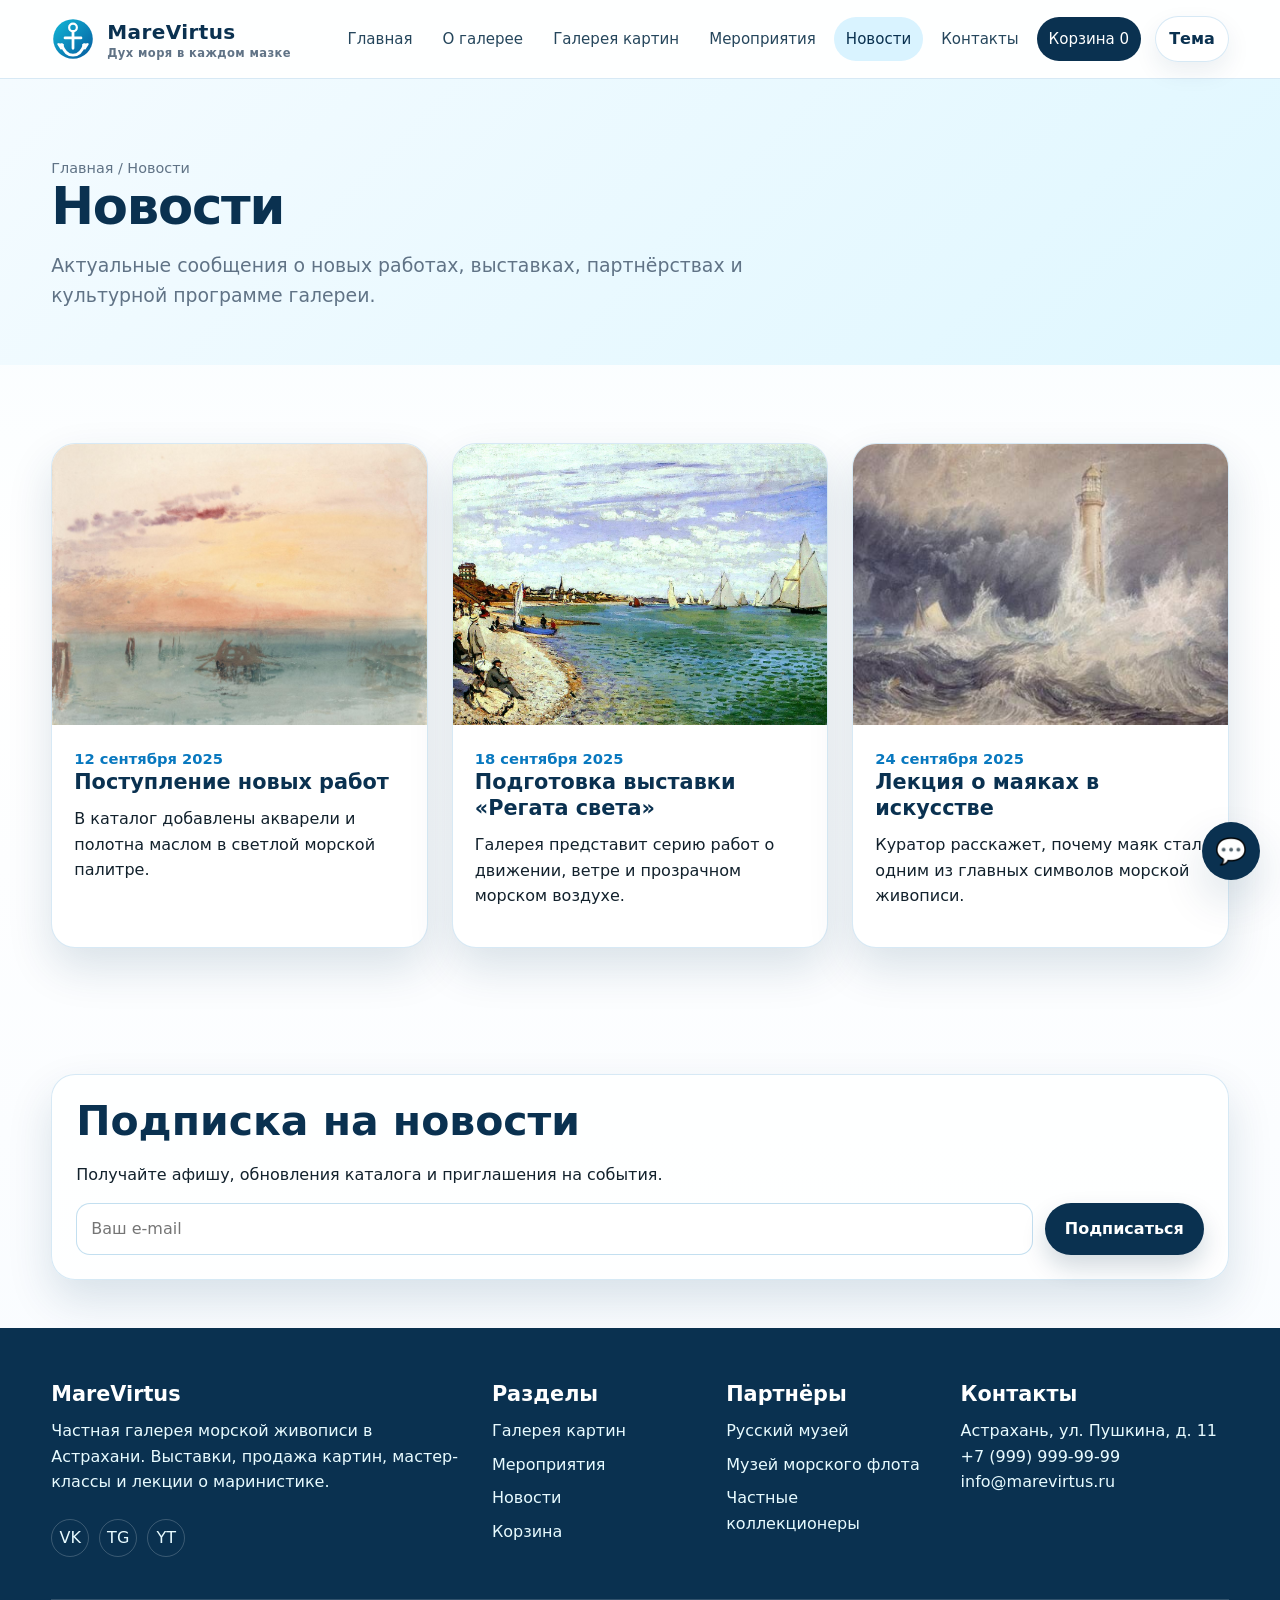
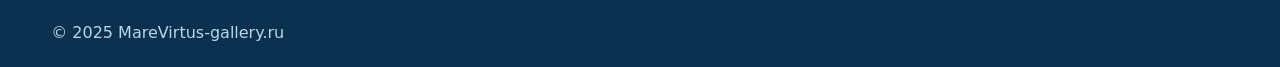
<file: news.html>
<!doctype html>

<html lang="ru">
  <head>
    <meta charset="utf-8" />
    <meta content="width=device-width, initial-scale=1" name="viewport" />
    <title>Новости MareVirtus</title>
    <meta
      content="Новости галереи MareVirtus: поступления картин, выставки, афиша, публикации и подписка на рассылку."
      name="description"
    />
    <meta
      content="новости галереи, MareVirtus, выставки, морская живопись, рассылка"
      name="keywords"
    />
    <link href="assets/img/logo-anchor.svg" rel="icon" type="image/svg+xml" />
    <script>
      try {
        document.documentElement.dataset.theme =
          localStorage.getItem("marevirtus_theme") || "light";
      } catch (e) {
        document.documentElement.dataset.theme = "light";
      }
    </script>
    <link href="assets/css/style.css" rel="stylesheet" />
  </head>
  <body>
    <header class="site-header">
      <div class="container header-inner">
        <a aria-label="MareVirtus: на главную" class="logo" href="index.html"
          ><img
            alt="Логотип с морским якорем"
            src="assets/img/logo-anchor.svg"
          /><span>MareVirtus<small>Дух моря в каждом мазке</small></span></a
        ><button aria-expanded="false" class="nav-toggle" type="button">
          Меню
        </button>
        <nav aria-label="Основное меню" class="main-nav">
          <a href="index.html">Главная</a><a href="about.html">О галерее</a
          ><a href="gallery.html">Галерея картин</a
          ><a href="events.html">Мероприятия</a
          ><a class="active" href="news.html">Новости</a
          ><a href="contacts.html">Контакты</a
          ><a class="cart-link" href="cart.html"
            >Корзина <span data-cart-count="">0</span></a
          >
        </nav>
        <button
          aria-label="Переключить тему"
          class="theme-toggle"
          data-theme-toggle=""
          type="button"
        >
          <span class="theme-toggle-text">Тема</span>
        </button>
      </div>
    </header>
    <section class="page-hero">
      <div class="container">
        <div class="breadcrumbs">
          <a href="index.html">Главная</a> / Новости
        </div>
        <h1>Новости</h1>
        <p class="lead">
          Актуальные сообщения о новых работах, выставках, партнёрствах и
          культурной программе галереи.
        </p>
      </div>
    </section>
    <main id="main">
      <section class="section">
        <div class="container news-grid">
          <article class="card news-card">
            <img
              alt="Новое поступление работ"
              src="assets/img/gallery/10.jpg"
            />
            <div class="card-body">
              <div class="date">12 сентября 2025</div>
              <h3>Поступление новых работ</h3>
              <p>
                В каталог добавлены акварели и полотна маслом в светлой морской
                палитре.
              </p>
            </div>
          </article>
          <article class="card news-card">
            <img alt="Выставка маринистики" src="assets/img/gallery/11.jpg" />
            <div class="card-body">
              <div class="date">18 сентября 2025</div>
              <h3>Подготовка выставки «Регата света»</h3>
              <p>
                Галерея представит серию работ о движении, ветре и прозрачном
                морском воздухе.
              </p>
            </div>
          </article>
          <article class="card news-card">
            <img alt="Лекция в галерее" src="assets/img/gallery/12.jpg" />
            <div class="card-body">
              <div class="date">24 сентября 2025</div>
              <h3>Лекция о маяках в искусстве</h3>
              <p>
                Куратор расскажет, почему маяк стал одним из главных символов
                морской живописи.
              </p>
            </div>
          </article>
        </div>
      </section>
      <section class="section tight">
        <div class="container soft-card">
          <h2>Подписка на новости</h2>
          <p>Получайте афишу, обновления каталога и приглашения на события.</p>
          <form
            id="subscribeForm"
            style="display: grid; grid-template-columns: 1fr auto; gap: 12px"
          >
            <input placeholder="Ваш e-mail" required="" type="email" /><button
              class="btn"
              type="submit"
            >
              Подписаться
            </button>
          </form>
        </div>
      </section>
    </main>
    <footer class="footer">
      <div class="container footer-grid">
        <div>
          <h3>MareVirtus</h3>
          <p>
            Частная галерея морской живописи в Астрахани. Выставки, продажа
            картин, мастер-классы и лекции о маринистике.
          </p>
          <div class="socials">
            <a aria-label="VK" href="#">VK</a
            ><a aria-label="Telegram" href="#">TG</a
            ><a aria-label="YouTube" href="#">YT</a>
          </div>
        </div>
        <div>
          <h3>Разделы</h3>
          <a href="gallery.html">Галерея картин</a
          ><a href="events.html">Мероприятия</a><a href="news.html">Новости</a
          ><a href="cart.html">Корзина</a>
        </div>
        <div>
          <h3>Партнёры</h3>
          <a href="about.html#partners">Русский музей</a
          ><a href="about.html#partners">Музей морского флота</a
          ><a href="about.html#partners">Частные коллекционеры</a>
        </div>
        <div>
          <h3>Контакты</h3>
          <p>
            Астрахань, ул. Пушкина, д. 11<br />+7 (999) 999-99-99<br />info@marevirtus.ru
          </p>
        </div>
      </div>
      <div class="container footer-bottom">
        <span>© 2025 MareVirtus-gallery.ru</span>
      </div>
    </footer>
    <div aria-live="polite" class="chat">
      <button
        aria-label="Открыть онлайн-консультацию"
        class="chat-toggle"
        type="button"
      >
        💬
      </button>
      <div class="chat-panel">
        <div class="chat-header">Онлайн-консультация</div>
        <div class="chat-messages">
          <div class="message">
            Здравствуйте! Я помогу подобрать картину или записаться на
            мероприятие.
          </div>
        </div>
        <div class="chat-input">
          <input id="chatInput" placeholder="Ваш вопрос" type="text" /><button
            id="chatSend"
            type="button"
          >
            OK
          </button>
        </div>
      </div>
    </div>
    <script src="assets/js/app.js"></script>
  </body>
</html>
</file>
<file: assets/css/style.css>
:root {
  --white: #ffffff;
  --foam: #f4fbff;
  --mist: #d9f3ff;
  --aqua: #18b8d2;
  --blue: #0878bf;
  --deep: #0a3150;
  --dark: #1f2529;
  --ink: #12212c;
  --muted: #607386;
  --sand: #f2d28b;
  --sand-light: #fff3cf;
  --line: rgba(8, 120, 191, 0.16);
  --shadow: 0 20px 45px rgba(7, 54, 89, 0.14);
  --radius: 24px;
}
* {
  box-sizing: border-box;
}
html {
  scroll-behavior: smooth;
}
body {
  margin: 0;
  font-family: "Comic Sans MS", "Comic Sans", cursive, system-ui, sans-serif;
  color: var(--ink);
  background: linear-gradient(180deg, var(--foam), #fff 36%, #f7fbff);
  line-height: 1.6;
}
img {
  max-width: 100%;
  display: block;
}
a {
  color: inherit;
  text-decoration: none;
}
.container {
  width: min(1180px, 92vw);
  margin: 0 auto;
}
.grid-12 {
  display: grid;
  grid-template-columns: repeat(12, 1fr);
  gap: 24px;
}
.site-header {
  position: sticky;
  top: 0;
  z-index: 20;
  background: rgba(255, 255, 255, 0.9);
  backdrop-filter: blur(14px);
  border-bottom: 1px solid var(--line);
}
.header-inner {
  min-height: 78px;
  display: flex;
  align-items: center;
  justify-content: space-between;
  gap: 20px;
}
.logo {
  display: flex;
  align-items: center;
  gap: 12px;
  font-weight: 800;
  letter-spacing: 0.4px;
  color: var(--deep);
}
.logo img {
  width: 44px;
  height: 44px;
}
.logo span {
  font-size: 1.25rem;
}
.logo small {
  display: block;
  font-size: 0.72rem;
  color: var(--muted);
  font-weight: 600;
  margin-top: -4px;
}
.main-nav {
  display: flex;
  align-items: center;
  gap: 6px;
  flex-wrap: wrap;
}
.main-nav a {
  padding: 10px 12px;
  border-radius: 999px;
  font-size: 0.94rem;
  color: #25465c;
  transition: 0.2s ease;
}
.main-nav a:hover,
.main-nav a.active {
  background: var(--mist);
  color: var(--deep);
}
.main-nav .cart-link {
  background: var(--deep);
  color: #fff;
}
.main-nav .cart-link:hover,
.main-nav .cart-link.active {
  background: var(--blue);
  color: #fff;
}
.lang-link {
  border: 1px solid var(--line);
}
.nav-toggle {
  display: none;
  background: var(--deep);
  color: #fff;
  border: 0;
  border-radius: 12px;
  padding: 10px 12px;
  font: inherit;
}
.hero {
  position: relative;
  overflow: hidden;
  background: linear-gradient(135deg, #0b8fc9 0%, #17bce1 46%, #0864b4 100%);
  color: #fff;
  border-radius: 0 0 48px 48px;
  min-height: 550px;
  display: flex;
  align-items: center;
}
.hero:before {
  content: "";
  position: absolute;
  inset: 0;
  background:
    radial-gradient(
      circle at 78% 24%,
      rgba(255, 255, 255, 0.32),
      transparent 24%
    ),
    radial-gradient(
      circle at 20% 85%,
      rgba(242, 210, 139, 0.22),
      transparent 30%
    );
}
.hero-wave {
  position: absolute;
  left: 0;
  right: 0;
  bottom: -1px;
  height: 110px;
  background: url("data:image/svg+xml,%3Csvg xmlns='http://www.w3.org/2000/svg' viewBox='0 0 1440 160'%3E%3Cpath fill='%23f4fbff' d='M0 90l48-8c48-8 144-24 240-13.3 96 10.3 192 48.3 288 56 96 8.3 192-13.7 288-34.7 96-21 192-41 288-35 96 6 192 38 240 53.3l48 15.7V160H0z'/%3E%3C/svg%3E")
    center/cover no-repeat;
}
.hero-content {
  position: relative;
  padding: 70px 0 120px;
}
.hero-copy {
  grid-column: 1/7;
}
.hero-art {
  grid-column: 7/13;
  align-self: center;
}
.kicker {
  display: inline-flex;
  align-items: center;
  gap: 9px;
  padding: 8px 14px;
  background: rgba(255, 255, 255, 0.18);
  border: 1px solid rgba(255, 255, 255, 0.28);
  border-radius: 999px;
  font-size: 0.92rem;
  margin-bottom: 18px;
}
h1 {
  font-size: clamp(2.1rem, 6vw, 4.9rem);
  line-height: 1.02;
  margin: 0 0 18px;
  letter-spacing: -1.2px;
}
h2 {
  font-size: clamp(1.7rem, 3.2vw, 2.7rem);
  line-height: 1.1;
  margin: 0 0 18px;
  color: var(--deep);
}
h3 {
  font-size: 1.3rem;
  line-height: 1.25;
  margin: 0 0 10px;
  color: var(--deep);
}
p {
  margin: 0 0 16px;
}
.lead {
  font-size: 1.18rem;
  max-width: 760px;
  color: #dff8ff;
}
.hero .lead {
  color: #e8fbff;
}
.section-lead {
  color: var(--muted);
  max-width: 760px;
}
.btn {
  display: inline-flex;
  align-items: center;
  justify-content: center;
  gap: 8px;
  padding: 13px 20px;
  border-radius: 999px;
  border: 0;
  background: var(--deep);
  color: #fff;
  font: inherit;
  font-weight: 700;
  box-shadow: 0 12px 24px rgba(10, 49, 80, 0.18);
  cursor: pointer;
  transition: 0.2s ease;
}
.btn:hover {
  transform: translateY(-2px);
  background: #083d65;
}
.btn.secondary {
  background: #fff;
  color: var(--deep);
  border: 1px solid var(--line);
}
.btn.sand {
  background: var(--sand);
  color: #1d2f3a;
}
.btn.ghost {
  background: transparent;
  color: var(--deep);
  border: 1px solid rgba(10, 49, 80, 0.18);
  box-shadow: none;
}
.btn.small {
  padding: 9px 14px;
  font-size: 0.9rem;
}
.hero-actions {
  display: flex;
  gap: 12px;
  flex-wrap: wrap;
  margin-top: 28px;
}
.slider-card {
  position: relative;
  background: rgba(255, 255, 255, 0.16);
  border: 1px solid rgba(255, 255, 255, 0.24);
  border-radius: 34px;
  padding: 18px;
  box-shadow: var(--shadow);
  backdrop-filter: blur(6px);
}
.slide {
  display: none;
  animation: fade 0.7s ease;
}
.slide.active {
  display: block;
}
.slide img {
  border-radius: 24px;
  aspect-ratio: 16/11;
  object-fit: cover;
}
.slide-caption {
  position: absolute;
  left: 32px;
  bottom: 28px;
  right: 32px;
  background: rgba(10, 49, 80, 0.76);
  border-radius: 18px;
  padding: 12px 16px;
}
.slide-caption strong {
  display: block;
}
.slider-controls {
  position: absolute;
  right: 28px;
  top: 28px;
  display: flex;
  gap: 8px;
}
.slider-controls button {
  width: 38px;
  height: 38px;
  border-radius: 999px;
  border: 1px solid rgba(255, 255, 255, 0.45);
  background: rgba(255, 255, 255, 0.2);
  color: #fff;
  font: inherit;
  cursor: pointer;
}
@keyframes fade {
  from {
    opacity: 0.2;
    transform: translateY(8px);
  }
  to {
    opacity: 1;
    transform: none;
  }
}
.section {
  padding: 78px 0;
}
.section.tight {
  padding: 48px 0;
}
.section.dark {
  background: var(--dark);
  color: #eef9ff;
}
.section.dark h2,
.section.dark h3 {
  color: #fff;
}
.section.dark .section-lead,
.section.dark p {
  color: #c8d6df;
}
.section-header {
  display: flex;
  align-items: end;
  justify-content: space-between;
  gap: 22px;
  margin-bottom: 34px;
}
.section-header.center {
  text-align: center;
  display: block;
}
.section-header.center .section-lead {
  margin: 0 auto;
}
.card {
  background: #fff;
  border: 1px solid var(--line);
  border-radius: var(--radius);
  box-shadow: var(--shadow);
  overflow: hidden;
}
.card-body {
  padding: 22px;
}
.card img {
  width: 100%;
  aspect-ratio: 4/3;
  object-fit: cover;
}
.soft-card {
  background: rgba(255, 255, 255, 0.72);
  border: 1px solid var(--line);
  border-radius: var(--radius);
  padding: 24px;
  box-shadow: var(--shadow);
}
.artists-grid,
.catalog-grid,
.news-grid,
.events-grid,
.feature-grid {
  display: grid;
  grid-template-columns: repeat(3, 1fr);
  gap: 24px;
}
.artist-card {
  background: #2d3439;
  color: #fff;
  border: 1px solid rgba(255, 255, 255, 0.08);
  border-radius: 22px;
  overflow: hidden;
}
.artist-card img {
  aspect-ratio: 1/1;
  object-fit: cover;
}
.artist-card h3 {
  color: #fff;
}
.artist-card .card-body p {
  color: #d4dde3;
}
.feature-card {
  padding: 26px;
  border-radius: 24px;
  background: #fff;
  border: 1px solid var(--line);
  box-shadow: var(--shadow);
}
.feature-card img {
  width: 58px;
  height: 58px;
  margin-bottom: 16px;
}
.split {
  display: grid;
  grid-template-columns: 1fr 1fr;
  gap: 36px;
  align-items: center;
}
.quote {
  background: linear-gradient(135deg, var(--sand-light), #fff);
  border-left: 6px solid var(--sand);
  border-radius: 22px;
  padding: 26px;
  font-size: 1.1rem;
  color: #33404c;
}
.list-check {
  padding: 0;
  margin: 0;
  list-style: none;
}
.list-check li {
  position: relative;
  padding-left: 32px;
  margin: 10px 0;
}
.list-check li:before {
  content: "⚓";
  position: absolute;
  left: 0;
  top: 0;
  color: var(--blue);
}
.breadcrumbs {
  font-size: 0.9rem;
  color: var(--muted);
  margin: 24px 0 0;
}
.page-hero {
  padding: 54px 0 38px;
  background: linear-gradient(135deg, #f4fbff, #dff7ff);
}
.page-hero h1 {
  color: var(--deep);
  font-size: clamp(2rem, 4vw, 3.4rem);
}
.page-hero .lead {
  color: var(--muted);
}
.filters {
  display: grid;
  grid-template-columns: 2fr 1fr 1fr auto;
  gap: 12px;
  background: #fff;
  border: 1px solid var(--line);
  box-shadow: var(--shadow);
  border-radius: 22px;
  padding: 14px;
  margin-bottom: 26px;
  position: sticky;
  top: 90px;
  z-index: 5;
}
input,
select,
textarea {
  width: 100%;
  border: 1px solid rgba(8, 120, 191, 0.24);
  border-radius: 14px;
  padding: 12px 14px;
  font: inherit;
  color: var(--ink);
  background: #fff;
}
textarea {
  min-height: 120px;
  resize: vertical;
}
.price {
  font-weight: 800;
  color: var(--blue);
  font-size: 1.12rem;
}
.tag {
  display: inline-flex;
  padding: 5px 10px;
  border-radius: 999px;
  background: var(--mist);
  color: var(--deep);
  font-size: 0.82rem;
  margin: 0 6px 8px 0;
}
.product-card {
  display: flex;
  flex-direction: column;
}
.product-card .card-body {
  display: flex;
  flex-direction: column;
  flex: 1;
}
.product-card .btn {
  margin-top: auto;
}
.modal {
  position: fixed;
  inset: 0;
  display: none;
  align-items: center;
  justify-content: center;
  background: rgba(3, 20, 33, 0.58);
  z-index: 40;
  padding: 22px;
}
.modal.open {
  display: flex;
}
.modal-content {
  background: #fff;
  border-radius: 28px;
  max-width: 760px;
  width: 100%;
  padding: 28px;
  box-shadow: 0 30px 70px rgba(0, 0, 0, 0.3);
  position: relative;
}
.modal-close {
  position: absolute;
  right: 18px;
  top: 16px;
  width: 38px;
  height: 38px;
  border-radius: 50%;
  border: 0;
  background: var(--mist);
  font-size: 1.2rem;
  cursor: pointer;
}
.calendar {
  background: #fff;
  border: 1px solid var(--line);
  border-radius: var(--radius);
  padding: 22px;
  box-shadow: var(--shadow);
}
.calendar-head {
  display: flex;
  align-items: center;
  justify-content: space-between;
  margin-bottom: 14px;
}
.calendar-grid {
  display: grid;
  grid-template-columns: repeat(7, 1fr);
  gap: 8px;
  text-align: center;
}
.calendar-grid span {
  padding: 10px 5px;
  border-radius: 12px;
  background: #f6fbff;
  font-size: 0.9rem;
}
.calendar-grid .day-name {
  background: transparent;
  color: var(--muted);
  font-weight: 700;
}
.calendar-grid .event-day {
  background: var(--aqua);
  color: #fff;
  font-weight: 800;
}
.calendar-grid .muted {
  color: #b0bdc7;
}
.news-card .date,
.event-card .date {
  color: var(--blue);
  font-weight: 800;
  font-size: 0.92rem;
}
.poster {
  background: linear-gradient(135deg, var(--deep), var(--blue));
  color: #fff;
  border-radius: var(--radius);
  padding: 28px;
  min-height: 260px;
  display: flex;
  flex-direction: column;
  justify-content: space-between;
}
.poster h3 {
  color: #fff;
  font-size: 1.7rem;
}
.poster p {
  color: #e8fbff;
}
.contact-grid {
  display: grid;
  grid-template-columns: 1fr;
  gap: 28px;
}
.contact-info {
  display: grid;
  gap: 16px;
}
.contact-info-wide {
  grid-template-columns: repeat(3, 1fr);
}
.contact-card {
  min-height: 190px;
  display: flex;
  flex-direction: column;
  justify-content: center;
}
.contact-card h3 {
  font-size: 24px;
}
.contact-card p {
  font-size: 19px;
  line-height: 1.75;
}
.form-status {
  margin-top: 12px;
  font-weight: 700;
}
.captcha-row {
  display: flex;
  gap: 12px;
  align-items: center;
}
.captcha-label {
  white-space: nowrap;
  background: var(--mist);
  padding: 12px 14px;
  border-radius: 14px;
  font-weight: 800;
  color: var(--deep);
}
.chat {
  position: fixed;
  right: 20px;
  bottom: 20px;
  z-index: 30;
}
.chat-toggle {
  width: 58px;
  height: 58px;
  border-radius: 50%;
  border: 0;
  background: var(--deep);
  color: #fff;
  font-size: 1.6rem;
  box-shadow: var(--shadow);
  cursor: pointer;
}
.chat-panel {
  display: none;
  position: absolute;
  right: 0;
  bottom: 72px;
  width: 320px;
  background: #fff;
  border: 1px solid var(--line);
  border-radius: 24px;
  box-shadow: 0 25px 55px rgba(8, 49, 82, 0.23);
  overflow: hidden;
}
.chat-panel.open {
  display: block;
}
.chat-header {
  background: var(--deep);
  color: #fff;
  padding: 14px 18px;
  font-weight: 800;
}
.chat-messages {
  padding: 14px;
  height: 210px;
  overflow: auto;
}
.message {
  padding: 10px 12px;
  border-radius: 14px;
  margin: 8px 0;
  background: #edf8ff;
}
.message.user {
  background: var(--sand-light);
  margin-left: 28px;
}
.chat-input {
  display: flex;
  border-top: 1px solid var(--line);
}
.chat-input input {
  border: 0;
  border-radius: 0;
}
.chat-input button {
  border: 0;
  background: var(--blue);
  color: #fff;
  padding: 0 14px;
  font: inherit;
  cursor: pointer;
}
.cart-table {
  width: 100%;
  border-collapse: separate;
  border-spacing: 0 12px;
}
.cart-table th {
  text-align: left;
  color: var(--muted);
  font-size: 0.9rem;
}
.cart-table td {
  background: #fff;
  border-top: 1px solid var(--line);
  border-bottom: 1px solid var(--line);
  padding: 14px;
}
.cart-table td:first-child {
  border-left: 1px solid var(--line);
  border-radius: 18px 0 0 18px;
}
.cart-table td:last-child {
  border-right: 1px solid var(--line);
  border-radius: 0 18px 18px 0;
}
.qty-control {
  display: flex;
  align-items: center;
  gap: 8px;
}
.qty-control button {
  width: 32px;
  height: 32px;
  border-radius: 50%;
  border: 1px solid var(--line);
  background: #fff;
  cursor: pointer;
}
.cart-summary {
  margin-left: auto;
  width: min(420px, 100%);
}
.empty-cart {
  padding: 30px;
  text-align: center;
  border: 1px dashed rgba(8, 120, 191, 0.38);
  border-radius: 24px;
  background: #fff;
}
.footer {
  background: #0a3150;
  color: #e8fbff;
  padding: 54px 0 22px;
}
.footer-grid {
  display: grid;
  grid-template-columns: 2fr 1fr 1fr 1.3fr;
  gap: 28px;
}
.footer h3 {
  color: #fff;
}
.footer a {
  color: #e8fbff;
  display: block;
  margin: 8px 0;
}
.footer-bottom {
  border-top: 1px solid rgba(255, 255, 255, 0.16);
  margin-top: 34px;
  padding-top: 20px;
  color: #b9d7e7;
  display: flex;
  justify-content: space-between;
  gap: 18px;
  flex-wrap: wrap;
}
.socials {
  display: flex;
  gap: 10px;
}
.socials a {
  width: 38px;
  height: 38px;
  border: 1px solid rgba(255, 255, 255, 0.2);
  border-radius: 50%;
  display: flex;
  align-items: center;
  justify-content: center;
}
.stat-grid {
  display: grid;
  grid-template-columns: repeat(4, 1fr);
  gap: 18px;
}
.stat {
  background: #fff;
  border: 1px solid var(--line);
  border-radius: 22px;
  padding: 22px;
  text-align: center;
  box-shadow: var(--shadow);
}
.stat strong {
  font-size: 2rem;
  color: var(--blue);
  display: block;
}
@media (max-width: 950px) {
  .nav-toggle {
    display: block;
  }
  .main-nav {
    display: none;
    position: absolute;
    left: 4vw;
    right: 4vw;
    top: 78px;
    background: #fff;
    border: 1px solid var(--line);
    border-radius: 22px;
    box-shadow: var(--shadow);
    padding: 12px;
  }
  .main-nav.open {
    display: grid;
  }
  .main-nav a {
    border-radius: 14px;
  }
  .hero-copy,
  .hero-art {
    grid-column: 1/13;
  }
  .hero-art {
    max-width: 620px;
  }
  .split,
  .contact-grid {
    grid-template-columns: 1fr;
  }
  .artists-grid,
  .catalog-grid,
  .news-grid,
  .events-grid,
  .feature-grid {
    grid-template-columns: repeat(2, 1fr);
  }
  .filters {
    grid-template-columns: 1fr 1fr;
    position: static;
  }
  .footer-grid {
    grid-template-columns: 1fr 1fr;
  }
  .stat-grid {
    grid-template-columns: repeat(2, 1fr);
  }
}
@media (max-width: 620px) {
  .section {
    padding: 56px 0;
  }
  .hero {
    border-radius: 0 0 32px 32px;
  }
  .hero-content {
    padding: 48px 0 96px;
  }
  .section-header {
    display: block;
  }
  .artists-grid,
  .catalog-grid,
  .news-grid,
  .events-grid,
  .feature-grid,
  .stat-grid {
    grid-template-columns: 1fr;
  }
  .filters {
    grid-template-columns: 1fr;
  }
  .footer-grid {
    grid-template-columns: 1fr;
  }
  .cart-table,
  .cart-table thead,
  .cart-table tbody,
  .cart-table tr,
  .cart-table th,
  .cart-table td {
    display: block;
  }
  .cart-table thead {
    display: none;
  }
  .cart-table tr {
    margin-bottom: 12px;
  }
  .cart-table td {
    border: 1px solid var(--line);
    border-radius: 12px !important;
  }
  .chat-panel {
    width: calc(100vw - 40px);
  }
}

.header-inner {
  justify-content: flex-start;
  gap: 14px;
}
.main-nav {
  margin-left: auto;
}
.theme-toggle {
  display: inline-flex;
  align-items: center;
  justify-content: center;
  gap: 7px;
  border: 1px solid var(--line);
  border-radius: 999px;
  background: rgba(255, 255, 255, 0.78);
  color: var(--deep);
  font: inherit;
  font-weight: 800;
  min-height: 42px;
  padding: 9px 13px;
  box-shadow: 0 10px 24px rgba(7, 54, 89, 0.08);
  cursor: pointer;
  transition: 0.2s ease;
  white-space: nowrap;
}
.theme-toggle:hover {
  transform: translateY(-1px);
  background: var(--mist);
}
.theme-toggle {
  flex-shrink: 0;
}

/* Dark theme */
html[data-theme="dark"] body {
  color: #e8f4fb;
  background: linear-gradient(180deg, #07131d, #0b1f2e 40%, #08151f);
}
html[data-theme="dark"] .site-header {
  background: rgba(7, 19, 29, 0.92);
  border-bottom-color: rgba(122, 201, 238, 0.18);
}
html[data-theme="dark"] .logo,
html[data-theme="dark"] h2,
html[data-theme="dark"] h3,
html[data-theme="dark"] .page-hero h1 {
  color: #eefaff;
}
html[data-theme="dark"] .logo small,
html[data-theme="dark"] .section-lead,
html[data-theme="dark"] .breadcrumbs,
html[data-theme="dark"] .page-hero .lead,
html[data-theme="dark"] .cart-table th {
  color: #a9c3d4;
}
html[data-theme="dark"] .main-nav a {
  color: #d7edf8;
}
html[data-theme="dark"] .main-nav a:hover,
html[data-theme="dark"] .main-nav a.active {
  background: #163b52;
  color: #fff;
}
html[data-theme="dark"] .main-nav .cart-link {
  background: #1c78a8;
  color: #fff;
}
html[data-theme="dark"] .theme-toggle {
  background: #10283a;
  border-color: rgba(122, 201, 238, 0.22);
  color: #eefaff;
  box-shadow: 0 10px 24px rgba(0, 0, 0, 0.2);
}
html[data-theme="dark"] .theme-toggle:hover {
  background: #17374d;
}

html[data-theme="dark"] .page-hero {
  background: linear-gradient(135deg, #0c2232, #102f44);
}
html[data-theme="dark"] .section.dark {
  background: #111b24;
}
html[data-theme="dark"] .card,
html[data-theme="dark"] .soft-card,
html[data-theme="dark"] .feature-card,
html[data-theme="dark"] .calendar,
html[data-theme="dark"] .modal-content,
html[data-theme="dark"] .chat-panel,
html[data-theme="dark"] .stat,
html[data-theme="dark"] .empty-cart,
html[data-theme="dark"] .filters {
  background: #10202d;
  border-color: rgba(122, 201, 238, 0.16);
  box-shadow: 0 20px 45px rgba(0, 0, 0, 0.24);
}
html[data-theme="dark"] .artist-card {
  background: #162632;
  border-color: rgba(255, 255, 255, 0.1);
}
html[data-theme="dark"] .quote {
  background: linear-gradient(135deg, #182738, #0d202e);
  color: #e8f4fb;
  border-left-color: #f2d28b;
}
html[data-theme="dark"] input,
html[data-theme="dark"] select,
html[data-theme="dark"] textarea {
  background: #0a1823;
  color: #eefaff;
  border-color: rgba(122, 201, 238, 0.24);
}
html[data-theme="dark"] input::placeholder,
html[data-theme="dark"] textarea::placeholder {
  color: #86a9bd;
}
html[data-theme="dark"] .btn.secondary {
  background: #10283a;
  color: #eefaff;
  border-color: rgba(122, 201, 238, 0.22);
}
html[data-theme="dark"] .btn.ghost {
  color: #eefaff;
  border-color: rgba(122, 201, 238, 0.24);
}
html[data-theme="dark"] .tag,
html[data-theme="dark"] .captcha-label {
  background: #17374d;
  color: #e8f4fb;
}
html[data-theme="dark"] .calendar-grid span {
  background: #0b1924;
  color: #e8f4fb;
}
html[data-theme="dark"] .calendar-grid .day-name {
  background: transparent;
  color: #a9c3d4;
}
html[data-theme="dark"] .calendar-grid .event-day {
  background: var(--aqua);
  color: #fff;
  font-weight: 800;
  box-shadow: 0 8px 18px rgba(24, 184, 210, 0.28);
}

html[data-theme="dark"] .message {
  background: #152d3f;
  color: #e8f4fb;
}
html[data-theme="dark"] .message.user {
  background: #443a20;
}
html[data-theme="dark"] .cart-table td {
  background: #10202d;
  border-color: rgba(122, 201, 238, 0.16);
}
html[data-theme="dark"] .qty-control button {
  background: #0a1823;
  color: #eefaff;
  border-color: rgba(122, 201, 238, 0.24);
}

@media (max-width: 950px) {
  .nav-toggle {
    margin-left: auto;
  }
  .main-nav {
    margin-left: 0;
  }
  .theme-toggle {
    padding: 9px 11px;
  }
  html[data-theme="dark"] .main-nav {
    background: #10202d;
    border-color: rgba(122, 201, 238, 0.16);
  }
}
@media (max-width: 620px) {
  .header-inner {
    gap: 8px;
  }
  .logo span {
    font-size: 1.05rem;
  }
  .logo img {
    width: 38px;
    height: 38px;
  }
  .theme-toggle {
    min-height: 38px;
    padding: 8px 10px;
  }
}

@media (max-width: 950px) {
  .contact-info-wide {
    grid-template-columns: 1fr;
  }
  .contact-card {
    min-height: auto;
  }
}

.product-card .art-frame {
  display: block;
  width: 100%;
  aspect-ratio: 4/3;
  overflow: hidden;
  background: linear-gradient(135deg, #eaf8ff, #fff3cf);
}
.product-card .art-frame img {
  display: block;
  width: 100%;
  height: 100%;
  object-fit: cover;
  object-position: center;
}
.modal-img {
  display: block;
  width: 100%;
  max-height: 360px;
  aspect-ratio: 4/3;
  object-fit: cover;
  object-position: center;
}
</file>
